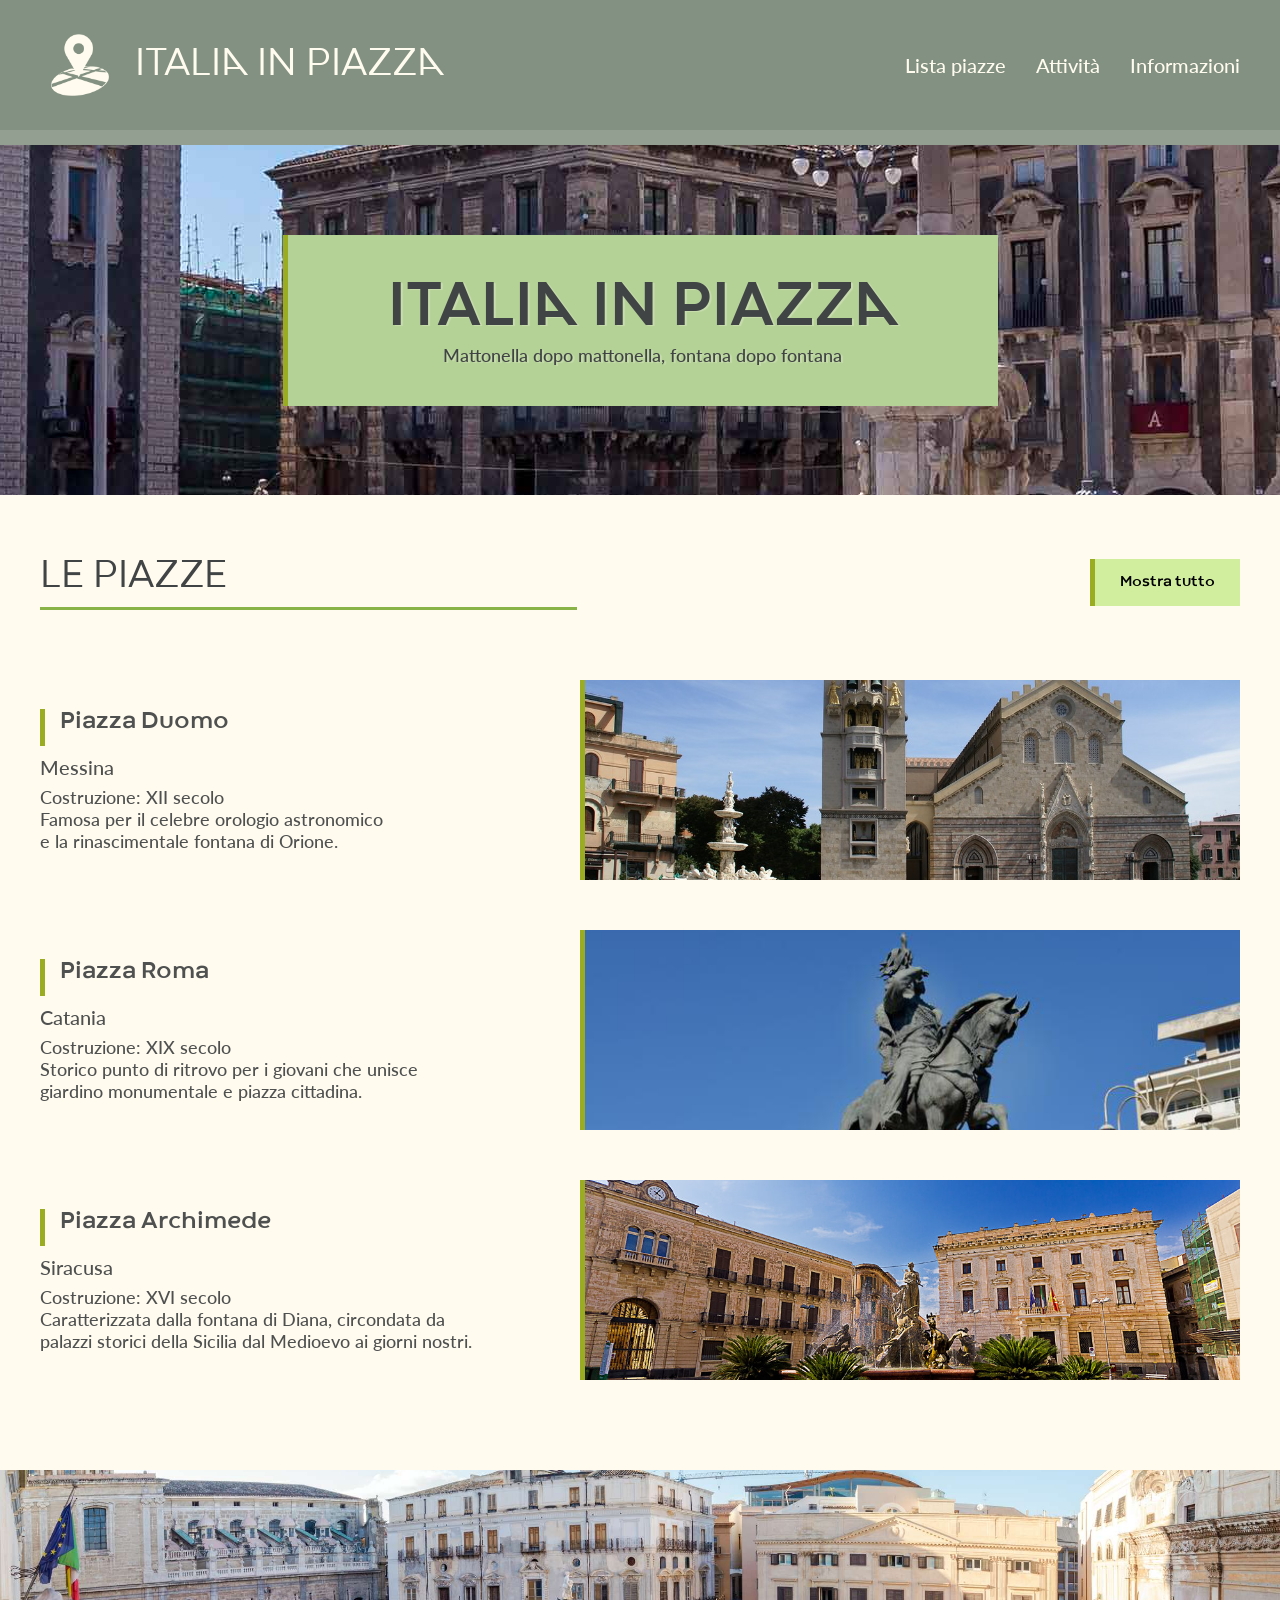
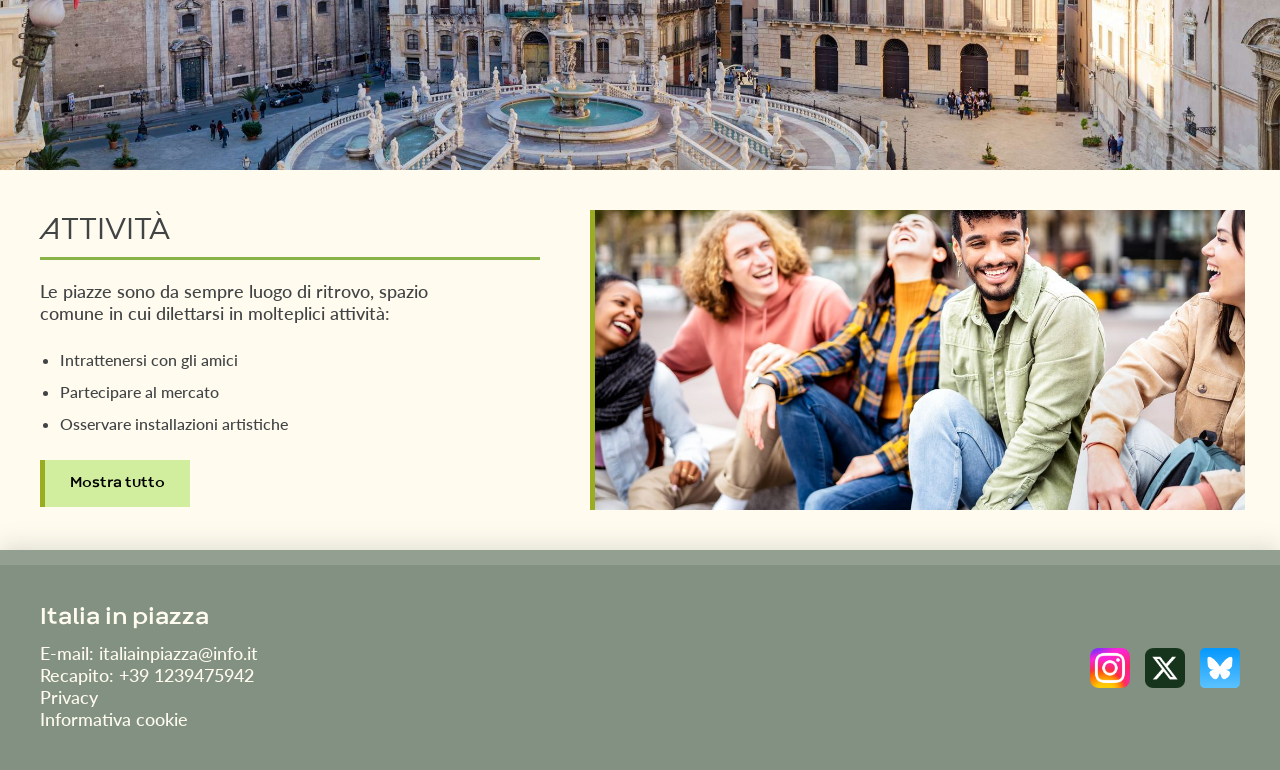
<file: index.html>
<!DOCTYPE html>
<html lang="it">
<head>
  <meta charset="UTF-8">
  <meta name="viewport" content="width=device-width, initial-scale=1.0">
  <title>Italia in piazza</title>
  <link rel="stylesheet" href="css/style.css">
</head>

<body>

<header class="header">
  <div class="container header-content">
    <div class="logo" onclick="window.open('index.html','_self')">
      <img class="logo-img" src="img/logo.png" alt="logo">
      <h2>Italia in piazza</h2>
    </div>
    <nav class="nav">
      <a href="listaPiazze.html">Lista piazze</a>
      <a href="attivita.html">Attività</a>
      <a href="informazioni.html">Informazioni</a>
    </nav>
  </div>
</header>

<section class="hero" style="background: url('./img/generali/PzzCT.jpg') center">
  <div class="hero-overlay">
    <h1>Italia in piazza</h1>
    <h4>Mattonella dopo mattonella, fontana dopo fontana</h4>
  </div>
</section>

<section class="container">
  <div class="section-header">
    <h2>Le Piazze</h2>
    <button onclick="window.open('listaPiazze.html','_self')" class="btn">Mostra tutto</button>
  </div>

  <div id="myModal" class="modal">
    <div class="modal-content">
      <span class="close">&times;</span>
      <img id="imgMostra" src="img/PzzArchimedeSR/archimede_1.jpg" alt="">
    </div>
  </div>

  <div class="piazza">
    <div class="piazza-text">
      <h3 onclick="window.open('piazza1.html','_self')">Piazza Duomo</h3>
      <h4 class="city">Messina</h4>
      <h4>Costruzione: XII secolo</h4>
      <h4>Famosa per il celebre orologio astronomico e la rinascimentale fontana di Orione.</h4>
    </div>
    <div class="piazza-img">
      <img class="imgMod" style="object-position: 0 85%" src="img/PzzDuomoME/duomo_1.jpg" alt="duomo_1">
    </div>
  </div>

  <div class="piazza">
    <div class="piazza-text">
      <h3 onclick="window.open('piazza2.html','_self')">Piazza Roma</h3>
      <h4 class="city">Catania</h4>
      <h4>Costruzione: XIX secolo</h4>
      <h4>Storico punto di ritrovo per i giovani che unisce giardino monumentale e piazza cittadina.</h4>
    </div>
    <div class="piazza-img">
      <img class="imgMod" style="object-position: 0 20%" src="img/PzzRomaCT/roma_1.jpg" alt="roma_1">
    </div>
  </div>

  <div class="piazza">
    <div class="piazza-text">
      <h3 onclick="window.open('piazza3.html','_self')">Piazza Archimede</h3>
      <h4 class="city">Siracusa</h4>
      <h4>Costruzione: XVI secolo</h4>
      <h4>Caratterizzata dalla fontana di Diana, circondata da palazzi storici della Sicilia dal Medioevo ai giorni nostri.</h4>
    </div>
    <div class="piazza-img">
      <img class="imgMod" style="object-position: 0 45%" src="img/PzzArchimedeSR/archimede_2.jpg" alt="archimede_2">
    </div>
  </div>

</section>

<section class="banner">
  <img src="img/generali/PzzPA.jpg" alt="">
</section>

<section class="attivita container">
  <div class="attivita-text">
    <h2>Attività</h2>
    <h4>Le piazze sono da sempre luogo di ritrovo, spazio comune in cui dilettarsi in molteplici attività:</h4>
    <ul>
      <li>Intrattenersi con gli amici</li>
      <li>Partecipare al mercato</li>
      <li>Osservare installazioni artistiche</li>
    </ul>
    <button onclick="window.open('attivita.html','_self')" class="btn">Mostra tutto</button>
  </div>
  <div class="attivita-img">
    <img class="imgMod" src="img/generali/Att1.jpg" alt="">
  </div>
</section>

<footer class="footer">
  <div class="container footer-content">
    <div class="footer-info">
      <h3>Italia in piazza</h3>
      <h4>E-mail: italiainpiazza@info.it</h4>
      <h4>Recapito: +39 1239475942</h4>
      <h4>Privacy</h4>
      <h4>Informativa cookie</h4>
    </div>
    <div class="footer-social">
      <div class="social">
        <img onclick="window.open('https://www.instagram.com/')" src="img/icona 1.png"/>
      </div>
      <div class="social">
        <img onclick="window.open('https://x.com/')" src="img/icona 2.png"/>
      </div>
      <div class="social">
        <img onclick="window.open('https://bsky.app/')" src="img/icona 3.png" height="1096" width="1103"/>
      </div>
    </div>
  </div>
</footer>

<script>
  var modal = document.getElementById("myModal");

  var imgs = document.getElementsByClassName("imgMod");

  var span = document.getElementsByClassName("close")[0];

  for (var i = 0; i < imgs.length; i++) {
    var vetImg = imgs[i];
    vetImg.onclick = function() {
      modal.style.display = "block";
      document.getElementById("imgMostra").src = this.src;
    }
  }

  span.onclick = function() {
    modal.style.display = "none";
  }

  window.onclick = function(event) {
    if (event.target == modal) {
      modal.style.display = "none";
    }
  }
</script>

</body>
</html>
</file>
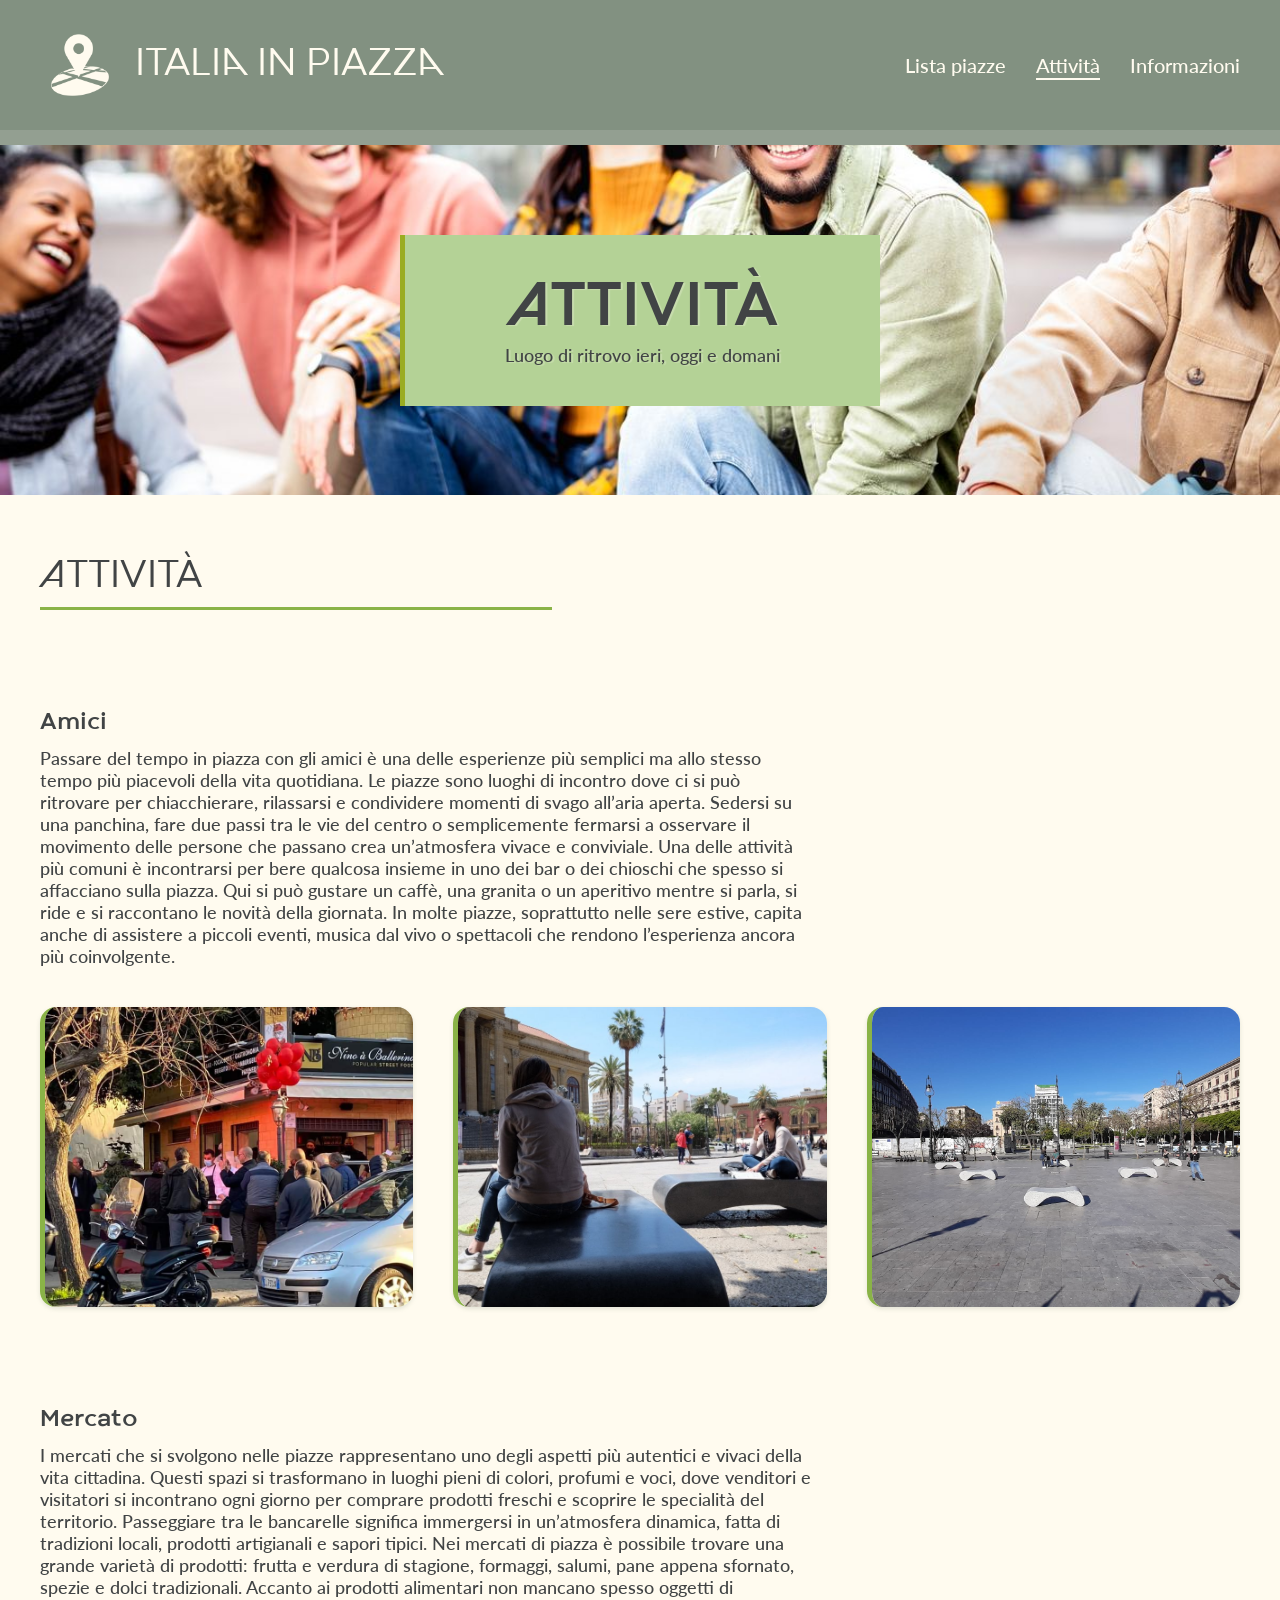
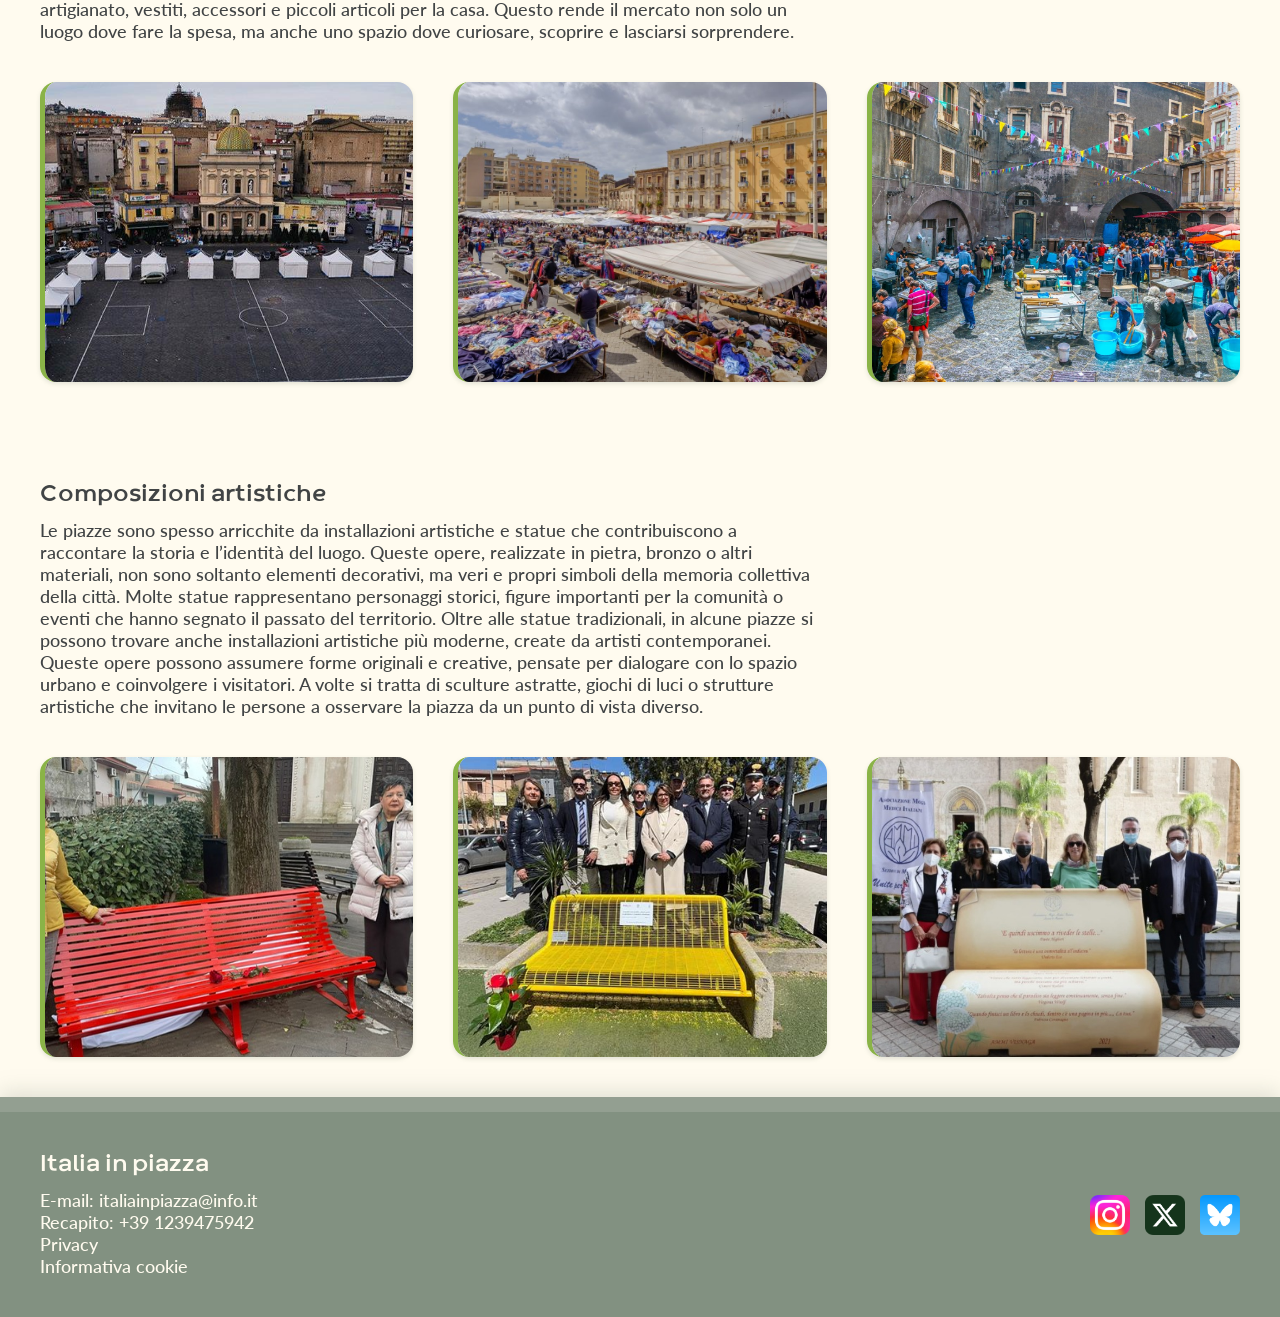
<file: attivita.html>
<!DOCTYPE html>
<html lang="it">
<head>
  <meta charset="UTF-8">
  <meta name="viewport" content="width=device-width, initial-scale=1.0">
  <title>Italia in piazza</title>
  <link rel="stylesheet" href="css/style.css">
</head>

<body>

<header class="header">
  <div class="container header-content">
    <div class="logo" onclick="window.open('index.html','_self')">
      <img class="logo-img" src="img/logo.png" alt="logo">
      <h2>Italia in piazza</h2>
    </div>
    <nav class="nav">
      <a href="listaPiazze.html">Lista piazze</a>
      <a id="selezionato"  href="attivita.html">Attività</a>
      <a href="informazioni.html">Informazioni</a>
    </nav>
  </div>
</header>

<section class="hero" style="background: url('./img/generali/Att1.jpg') center/cover">
  <div class="hero-overlay">
    <h1>Attività</h1>
    <h4>Luogo di ritrovo ieri, oggi e domani</h4>
  </div>
</section>

<section class="container">

  <div class="section-header">
    <h2>Attività</h2>
  </div>

  <div id="myModal" class="modal">
    <div class="modal-content">
      <span class="close">&times;</span>
      <img id="imgMostra" src="img/PzzArchimedeSR/archimede_1.jpg" alt="">
    </div>
  </div>

  <div class="bloccoAtt">
    <h3>Amici</h3>
    <div class="colonne">
      <h4>
        Passare del tempo in piazza con gli amici è una delle esperienze più semplici ma allo
        stesso tempo più piacevoli della vita quotidiana. Le piazze sono luoghi di incontro dove
        ci si può ritrovare per chiacchierare, rilassarsi e condividere momenti di svago all’aria aperta.
        Sedersi su una panchina, fare due passi tra le vie del centro o semplicemente fermarsi a osservare il
        movimento delle persone che passano crea un’atmosfera vivace e conviviale.
        Una delle attività più comuni è incontrarsi per bere qualcosa insieme in uno dei bar o dei
        chioschi che spesso si affacciano sulla piazza. Qui si può gustare un caffè, una granita o
        un aperitivo mentre si parla, si ride e si raccontano le novità della giornata.
        In molte piazze, soprattutto nelle sere estive, capita anche di assistere a piccoli eventi, musica
        dal vivo o spettacoli che rendono l’esperienza ancora più coinvolgente.
      </h4>
    </div>
    <div class="cards">
      <div class="card">
        <img class="imgMod" src="img/att/amici_1.jpg" alt="piazza">
      </div>

      <div class="card">
        <img class="imgMod" src="img/att/amici_2.jpg" alt="piazza">
      </div>

      <div class="card">
        <img class="imgMod" src="img/att/amici_3.jpg" alt="piazza">
      </div>
    </div>
  </div>

  <div class="bloccoAtt">
    <h3>Mercato</h3>
    <div class="colonne">
      <h4>
        I mercati che si svolgono nelle piazze rappresentano uno degli aspetti più autentici
        e vivaci della vita cittadina. Questi spazi si trasformano in luoghi pieni di colori,
        profumi e voci, dove venditori e visitatori si incontrano ogni giorno per comprare
        prodotti freschi e scoprire le specialità del territorio. Passeggiare tra le
        bancarelle significa immergersi in un’atmosfera dinamica, fatta di tradizioni
        locali, prodotti artigianali e sapori tipici.
        Nei mercati di piazza è possibile trovare una grande varietà di prodotti: frutta
        e verdura di stagione, formaggi, salumi, pane appena sfornato, spezie e dolci
        tradizionali. Accanto ai prodotti alimentari non mancano spesso oggetti di
        artigianato, vestiti, accessori e piccoli articoli per la casa. Questo rende
        il mercato non solo un luogo dove fare la spesa, ma anche uno spazio dove curiosare,
        scoprire e lasciarsi sorprendere.
      </h4>
    </div>
    <div class="cards">
      <div class="card">
        <img class="imgMod" src="img/att/Mercato_1.jpg" alt="piazza">
      </div>

      <div class="card">
        <img class="imgMod" src="img/att/Mercato_2.jpg" alt="piazza">
      </div>

      <div class="card">
        <img class="imgMod" src="img/att/Mercato_3.jpg" alt="piazza">
      </div>

    </div>
  </div>

  <div>
    <h3>Composizioni artistiche</h3>
    <div class="colonne">
      <h4>
        Le piazze sono spesso arricchite da installazioni artistiche e statue che
        contribuiscono a raccontare la storia e l’identità del luogo. Queste opere,
        realizzate in pietra, bronzo o altri materiali, non sono soltanto elementi
        decorativi, ma veri e propri simboli della memoria collettiva della città.
        Molte statue rappresentano personaggi storici, figure importanti per la comunità
        o eventi che hanno segnato il passato del territorio.
        Oltre alle statue tradizionali, in alcune piazze si possono trovare anche
        installazioni artistiche più moderne, create da artisti contemporanei. Queste
        opere possono assumere forme originali e creative, pensate per dialogare con
        lo spazio urbano e coinvolgere i visitatori. A volte si tratta di sculture
        astratte, giochi di luci o strutture artistiche che invitano le persone a
        osservare la piazza da un punto di vista diverso.
      </h4>
    </div>
    <div class="cards">
      <div class="card">
        <img class="imgMod" src="img/att/arte_1.jpg" alt="piazza">
      </div>

      <div class="card">
        <img class="imgMod" src="img/att/arte_2.jpg" alt="piazza">
      </div>

      <div class="card">
        <img class="imgMod" src="img/att/arte_3.jpg" alt="piazza">
      </div>

    </div>
  </div>

</section>


<footer class="footer">
  <div class="container footer-content">
    <div class="footer-info">
      <h3>Italia in piazza</h3>
      <h4>E-mail: italiainpiazza@info.it</h4>
      <h4>Recapito: +39 1239475942</h4>
      <h4>Privacy</h4>
      <h4>Informativa cookie</h4>
    </div>
    <div class="footer-social">
      <div class="social">
        <img onclick="window.open('https://www.instagram.com/')" src="img/icona 1.png"/>
      </div>
      <div class="social">
        <img onclick="window.open('https://x.com/')" src="img/icona 2.png"/>
      </div>
      <div class="social">
        <img onclick="window.open('https://bsky.app/')" src="img/icona 3.png" height="1096" width="1103"/>
      </div>
    </div>
  </div>
</footer>

<script>
  var modal = document.getElementById("myModal");

  var imgs = document.getElementsByClassName("imgMod");

  var span = document.getElementsByClassName("close")[0];

  for (var i = 0; i < imgs.length; i++) {
    var vetImg = imgs[i];
    vetImg.onclick = function() {
      modal.style.display = "block";
      document.getElementById("imgMostra").src = this.src;
    }
  }

  span.onclick = function() {
    modal.style.display = "none";
  }

  window.onclick = function(event) {
    if (event.target == modal) {
      modal.style.display = "none";
    }
  }
</script>


</body>
</html>
</file>
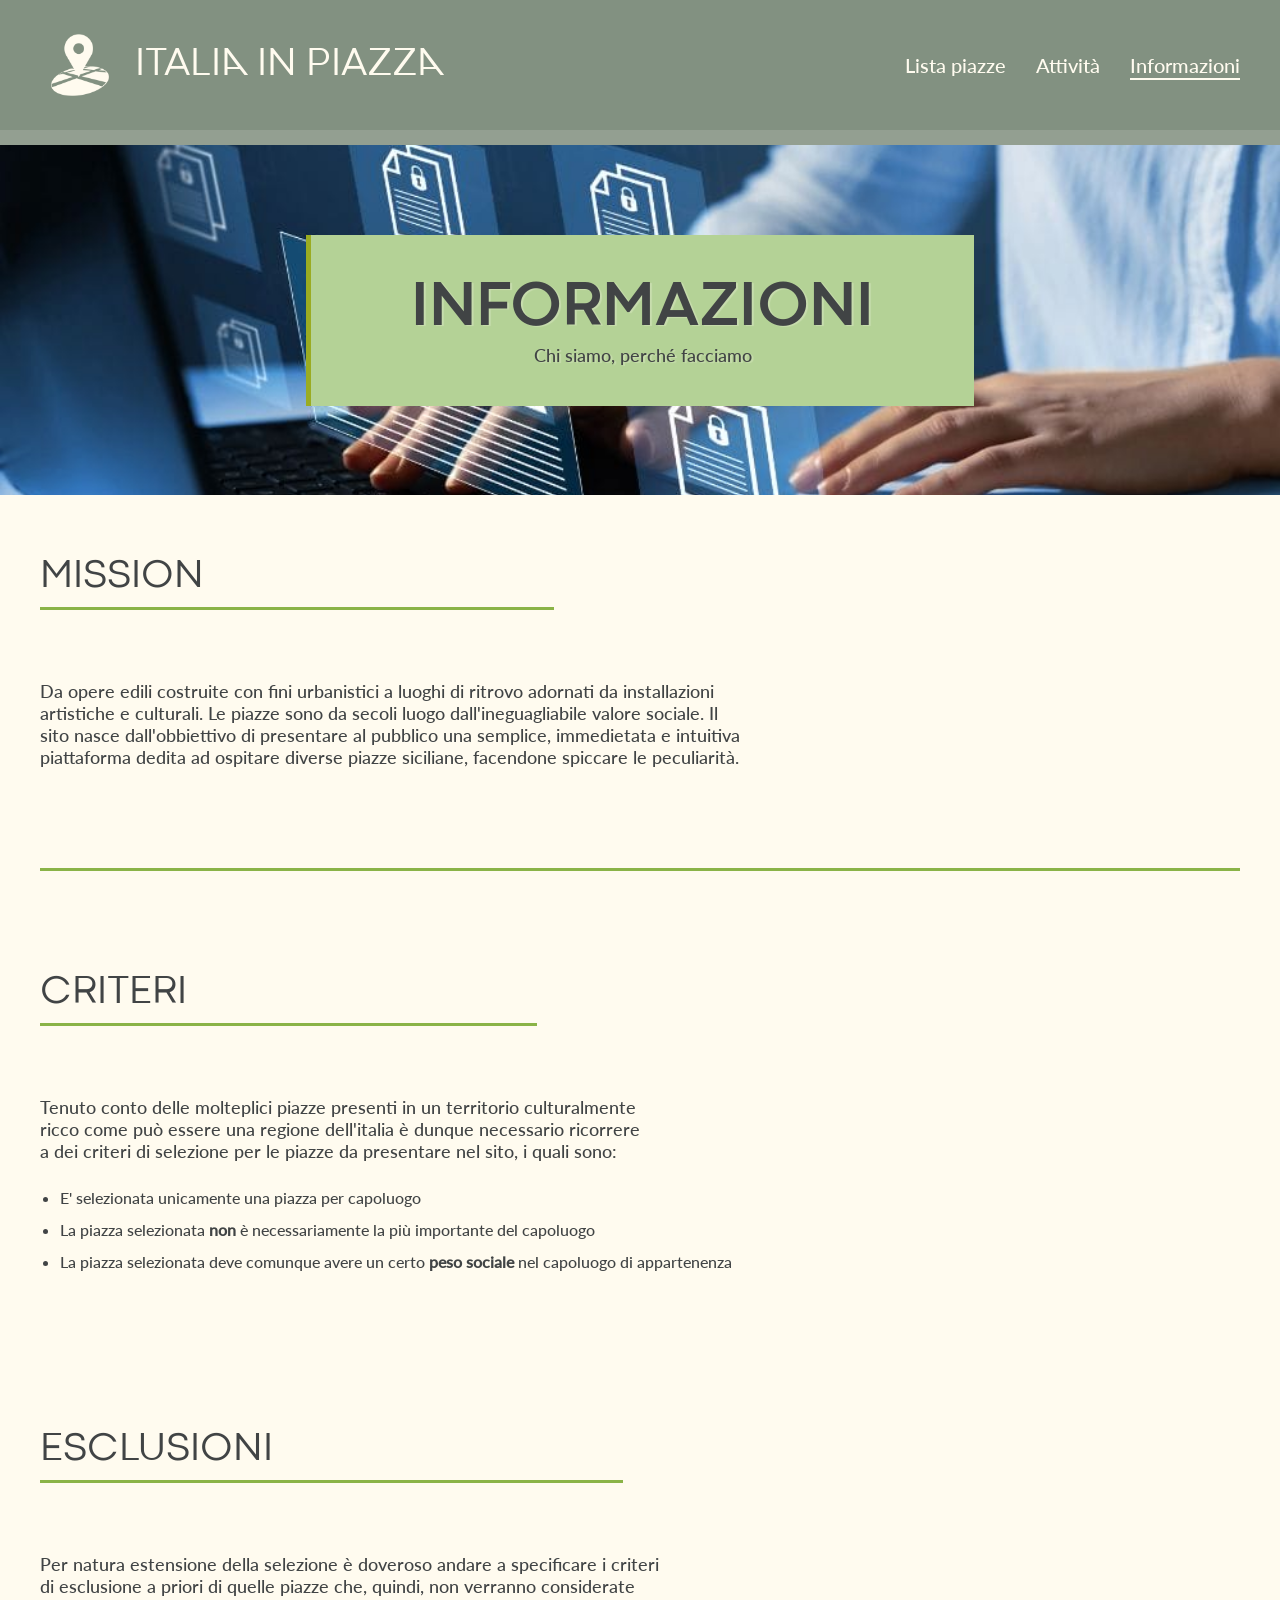
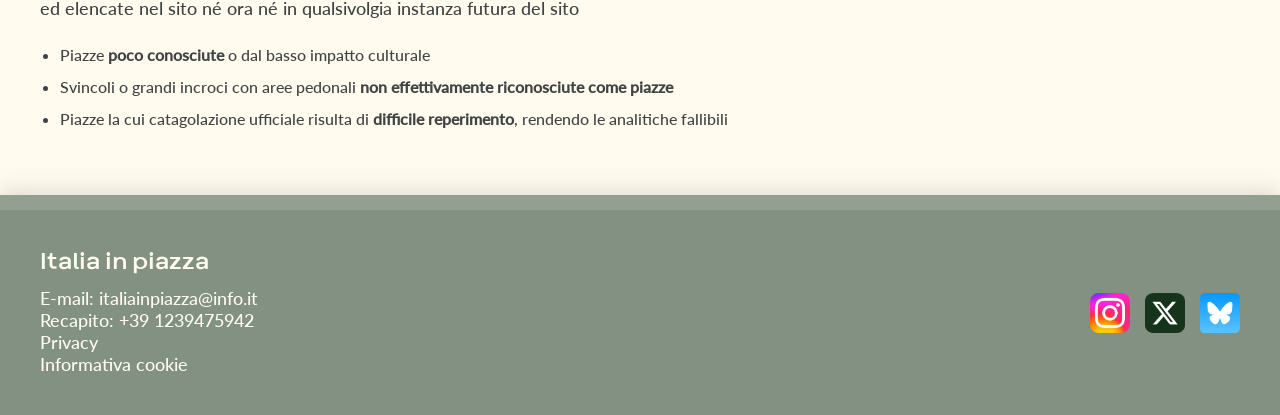
<file: informazioni.html>
<!DOCTYPE html>
<html lang="it">
<head>
  <meta charset="UTF-8">
  <meta name="viewport" content="width=device-width, initial-scale=1.0">
  <title>Italia in piazza</title>
  <link rel="stylesheet" href="css/style.css">
</head>

<header class="header">
  <div class="container header-content">
    <div class="logo" onclick="window.open('index.html','_self')">
      <img class="logo-img" src="img/logo.png" alt="logo">
      <h2>Italia in piazza</h2>
    </div>
    <nav class="nav">
      <a href="listaPiazze.html">Lista piazze</a>
      <a href="attivita.html">Attività</a>
      <a id="selezionato"  href="informazioni.html">Informazioni</a>
    </nav>
  </div>
</header>

<section class="hero" style="background: url('./img/generali/informazioni.jpg') center/cover">
  <div class="hero-overlay">
    <h1>Informazioni</h1>
    <h4>Chi siamo, perché facciamo</h4>
  </div>
</section>

<section class="container">
  <div class="section-header">
    <h2>Mission</h2>
   </div>

  <div class="colonne">
    <h4>
      Da opere edili costruite con fini urbanistici a luoghi di ritrovo
      adornati da installazioni artistiche e culturali. Le piazze sono da
      secoli luogo dall'ineguagliabile valore sociale.

      Il sito nasce dall'obbiettivo di presentare al pubblico
      una semplice, immedietata e intuitiva piattaforma dedita ad ospitare
      diverse piazze siciliane, facendone spiccare le peculiarità.
    </h4>
  </div>

  <div class="linea"></div>

  <div class="section-header">
    <h2>Criteri</h2>
  </div>
  <div class="attivita-text" style="max-width: 800px">
    <h4>
      Tenuto conto delle molteplici piazze presenti in un territorio culturalmente ricco come
      può essere una regione dell'italia è dunque necessario ricorrere a dei criteri di selezione
      per le piazze da presentare nel sito, i quali sono:
    </h4>
    <ul>
      <li>E' selezionata unicamente una piazza per capoluogo</li>
      <li>La piazza selezionata <b>non</b> è necessariamente la più importante del capoluogo</li>
      <li>La piazza selezionata deve comunque avere un certo <b>peso sociale</b> nel capoluogo di appartenenza</li>
    </ul>
  </div>

  <div class="section-header" style="margin-top: 150px">
    <h2>Esclusioni</h2>
  </div>
  <div class="attivita-text" style="max-width: 800px">
    <h4>
      Per natura estensione della selezione è doveroso andare a specificare i criteri di esclusione a priori
      di quelle piazze che, quindi, non verranno considerate ed elencate nel sito né ora né in qualsivolgia
      instanza futura del sito
    </h4>
    <ul>
      <li>Piazze <b>poco conosciute</b> o dal basso impatto culturale</li>
      <li>Svincoli o grandi incroci con aree pedonali <b>non effettivamente riconosciute come piazze</b></li>
      <li>Piazze la cui catagolazione ufficiale risulta di <b>difficile reperimento</b>, rendendo le analitiche fallibili</li>
    </ul>
  </div>

</section>

<footer class="footer">
  <div class="container footer-content">
    <div class="footer-info">
      <h3>Italia in piazza</h3>
      <h4>E-mail: italiainpiazza@info.it</h4>
      <h4>Recapito: +39 1239475942</h4>
      <h4>Privacy</h4>
      <h4>Informativa cookie</h4>
    </div>
    <div class="footer-social">
      <div class="social">
        <img onclick="window.open('https://www.instagram.com/')" src="img/icona 1.png"/>
      </div>
      <div class="social">
        <img onclick="window.open('https://x.com/')" src="img/icona 2.png"/>
      </div>
      <div class="social">
        <img onclick="window.open('https://bsky.app/')" src="img/icona 3.png" height="1096" width="1103"/>
      </div>
    </div>
  </div>
</footer>

</html>
</file>
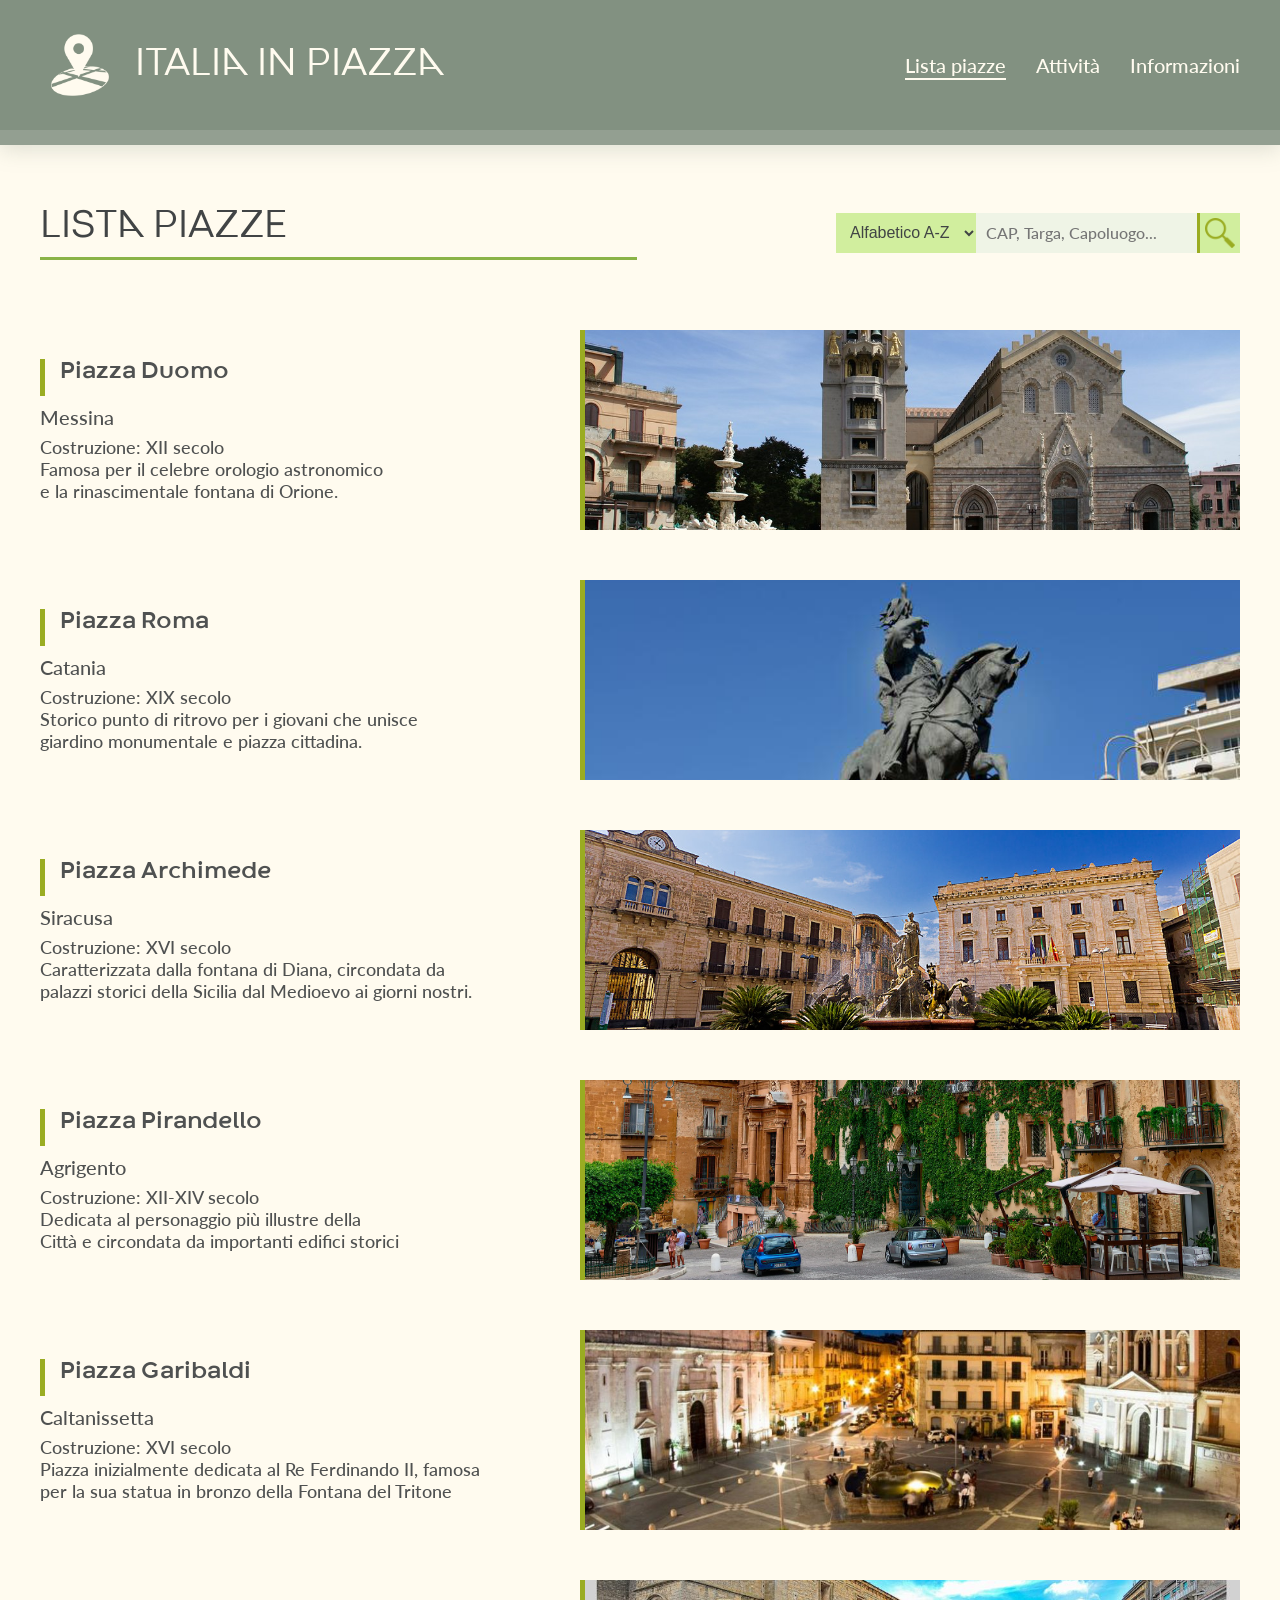
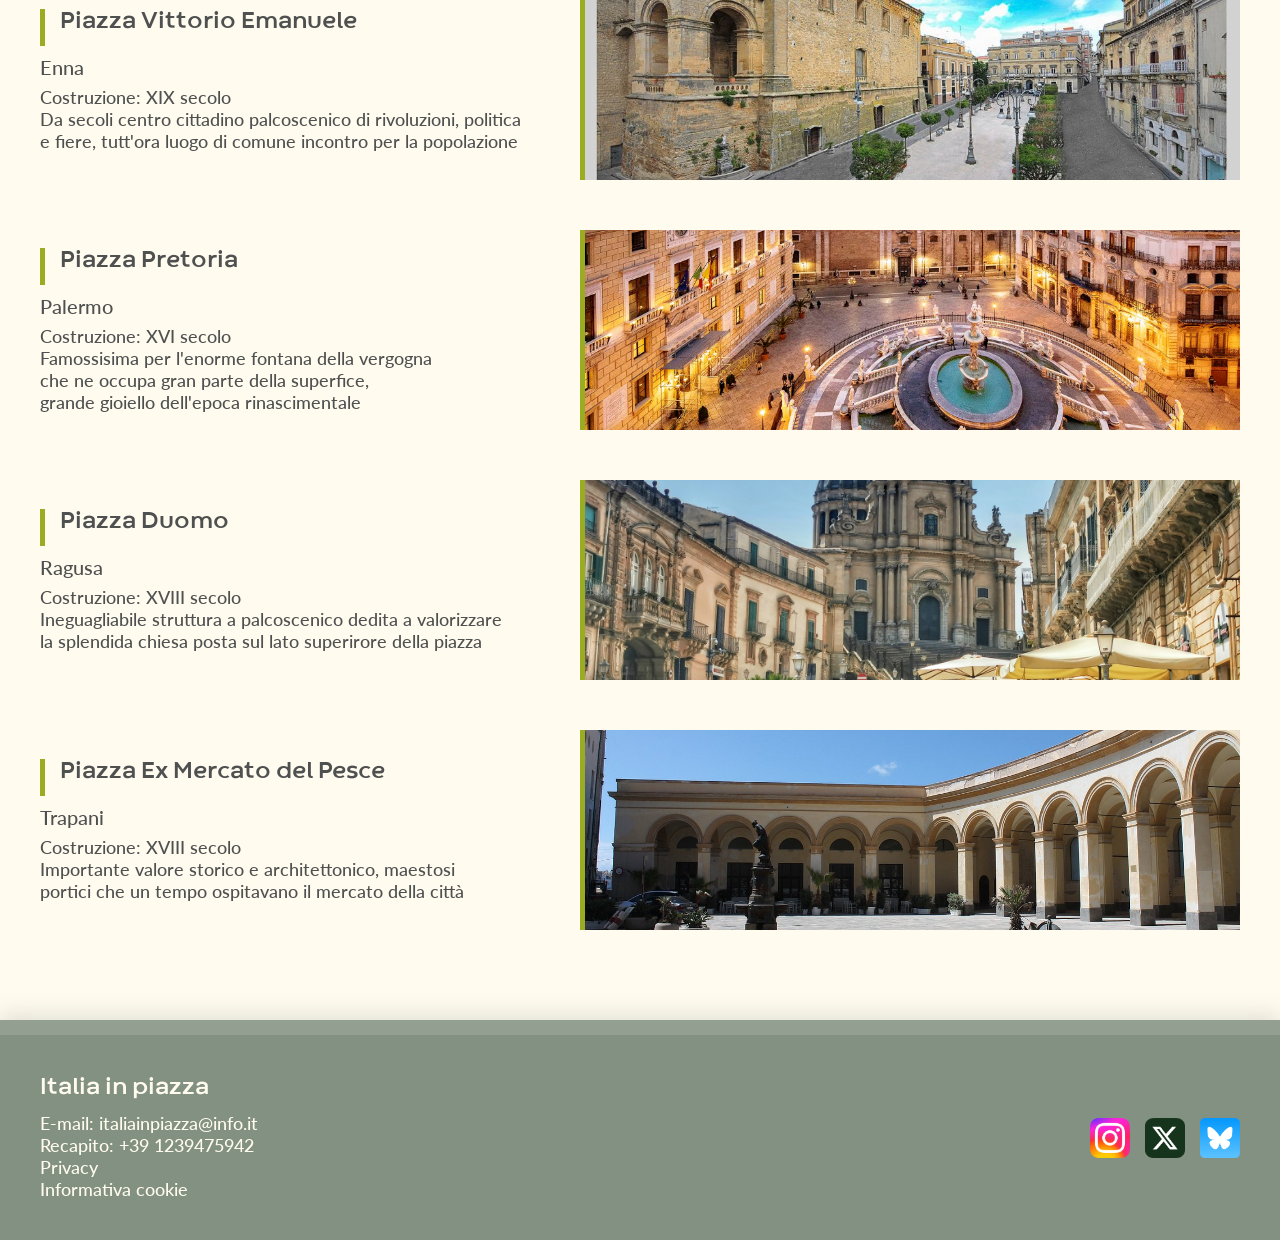
<file: listaPiazze.html>
<!DOCTYPE html>
<html lang="it">
<head>
  <meta charset="UTF-8">
  <meta name="viewport" content="width=device-width, initial-scale=1.0">
  <title>Italia in piazza</title>
  <link rel="stylesheet" href="css/style.css">
</head>

<body>

<header class="header">
  <div class="container header-content">
    <div class="logo" onclick="window.open('index.html','_self')">
      <img class="logo-img" src="img/logo.png" alt="logo">
      <h2>Italia in piazza</h2>
    </div>
    <nav class="nav">
      <a id="selezionato" href="listaPiazze.html">Lista piazze</a>
      <a href="attivita.html">Attività</a>
      <a href="informazioni.html">Informazioni</a>
    </nav>
  </div>
</header>

<section class="container">
  <div class="section-header">
    <h2>Lista Piazze</h2>
    <div class="search-container">
      <form action="/action_page.php">
        <select>
          <option value="Alfabetico A-Z">Alfabetico A-Z</option>
          <option value="Alfabetico Z-A">Alfabetico Z-A</option>
          <option value="Metratura">Metratura</option>
        </select>
        <input type="text" placeholder="CAP, Targa, Capoluogo..." name="search">
        <button type="submit">
          <img src="img/Lente.png" alt="">
        </button>
      </form>
    </div>
  </div>

  <div id="myModal" class="modal">
    <div class="modal-content">
      <span class="close">&times;</span>
      <img id="imgMostra" src="img/PzzArchimedeSR/archimede_1.jpg" alt="">
    </div>
  </div>

  <div class="piazza">
    <div class="piazza-text">
      <h3 onclick="window.open('piazza1.html','_self')">Piazza Duomo</h3>
      <h4 class="city">Messina</h4>
      <h4>Costruzione: XII secolo</h4>
      <h4>Famosa per il celebre orologio astronomico e la rinascimentale fontana di Orione.</h4>
    </div>
    <div class="piazza-img" onclick="window.open('piazza1.html','_self')">
      <img  style="object-position: 0 85%" src="img/listaPiazze/lstPzz5.jpg" alt="duomo_1">
    </div>
  </div>

  <div class="piazza">
    <div class="piazza-text">
      <h3 onclick="window.open('piazza2.html','_self')">Piazza Roma</h3>
      <h4 class="city">Catania</h4>
      <h4>Costruzione: XIX secolo</h4>
      <h4>Storico punto di ritrovo per i giovani che unisce giardino monumentale e piazza cittadina.</h4>
    </div>
    <div class="piazza-img" onclick="window.open('piazza2.html','_self')">
      <img  style="object-position: 0 20%" src="img/listaPiazze/lstPzz3.jpg" alt="roma_1">
    </div>
  </div>

  <div class="piazza">
    <div class="piazza-text">
      <h3 onclick="window.open('piazza3.html','_self')">Piazza Archimede</h3>
      <h4 class="city">Siracusa</h4>
      <h4>Costruzione: XVI secolo</h4>
      <h4>Caratterizzata dalla fontana di Diana, circondata da palazzi storici della Sicilia dal Medioevo ai giorni nostri.</h4>
    </div>
    <div class="piazza-img" onclick="window.open('piazza3.html','_self')">
      <img  style="object-position: 0 45%" src="img/listaPiazze/lstPzz8.jpg" alt="archimede_2">
    </div>
  </div>

  <div class="piazza">
    <div class="piazza-text">
      <h3 onclick="window.open('#','_self')">Piazza Pirandello</h3>
      <h4 class="city">Agrigento</h4>
      <h4>Costruzione: XII-XIV secolo</h4>
      <h4>Dedicata al personaggio più illustre della Città e circondata da importanti edifici storici</h4>
    </div>
    <div class="piazza-img">
      <img  style="object-position: 0 97%" src="img/listaPiazze/lstPzz1.jpg" alt="duomo_1">
    </div>
  </div>

  <div class="piazza">
    <div class="piazza-text">
      <h3 onclick="window.open('#','_self')">Piazza Garibaldi</h3>
      <h4 class="city">Caltanissetta</h4>
      <h4>Costruzione: XVI secolo</h4>
      <h4>Piazza inizialmente dedicata al Re Ferdinando II, famosa per la sua statua in bronzo della Fontana del Tritone</h4>
    </div>
    <div class="piazza-img">
      <img  style="object-position: 0 30%" src="img/listaPiazze/lstPzz2.jpg" alt="duomo_1">
    </div>
  </div>

  <div class="piazza">
    <div class="piazza-text">
      <h3 onclick="window.open('#','_self')">Piazza Vittorio Emanuele</h3>
      <h4 class="city">Enna</h4>
      <h4>Costruzione: XIX secolo </h4>
      <h4>Da secoli centro cittadino palcoscenico di rivoluzioni, politica e fiere, tutt'ora luogo di comune incontro per la popolazione</h4>
    </div>
    <div class="piazza-img">
      <img  style="object-position: 0 60%" src="img/listaPiazze/lstPzz4.jpg" alt="duomo_1">
    </div>
  </div>

  <div class="piazza">
    <div class="piazza-text">
      <h3 onclick="window.open('#','_self')">Piazza Pretoria</h3>
      <h4 class="city">Palermo</h4>
      <h4>Costruzione: XVI secolo </h4>
      <h4>Famossisima per l'enorme fontana della vergogna che ne occupa gran parte della superfice, grande gioiello dell'epoca rinascimentale</h4>
    </div>
    <div class="piazza-img">
      <img  style="object-position: 0 75%" src="img/listaPiazze/lstPzz6.jpg" alt="duomo_1">
    </div>
  </div>

  <div class="piazza">
    <div class="piazza-text">
      <h3 onclick="window.open('#','_self')">Piazza Duomo</h3>
      <h4 class="city">Ragusa</h4>
      <h4>Costruzione: XVIII secolo </h4>
      <h4>Ineguagliabile struttura a palcoscenico dedita a valorizzare la splendida chiesa posta sul lato superirore della piazza</h4>
    </div>
    <div class="piazza-img">
      <img  style="object-position: 0 50%" src="img/listaPiazze/lstPzz7.jpg" alt="duomo_1">
    </div>
  </div>

  <div class="piazza">
    <div class="piazza-text">
      <h3 onclick="window.open('#','_self')">Piazza Ex Mercato del Pesce</h3>
      <h4 class="city">Trapani</h4>
      <h4>Costruzione: XVIII secolo </h4>
      <h4>Importante valore storico e architettonico, maestosi portici che un tempo ospitavano il mercato della città</h4>
    </div>
    <div class="piazza-img">
      <img  style="object-position: 0 50%" src="img/listaPiazze/lstPzz9.jpg" alt="duomo_1">
    </div>
  </div>

</section>

<footer class="footer">
  <div class="container footer-content">
    <div class="footer-info">
      <h3>Italia in piazza</h3>
      <h4>E-mail: italiainpiazza@info.it</h4>
      <h4>Recapito: +39 1239475942</h4>
      <h4>Privacy</h4>
      <h4>Informativa cookie</h4>
    </div>
    <div class="footer-social">
      <div class="social">
        <img onclick="window.open('https://www.instagram.com/')" src="img/icona 1.png"/>
      </div>
      <div class="social">
        <img onclick="window.open('https://x.com/')" src="img/icona 2.png"/>
      </div>
      <div class="social">
        <img onclick="window.open('https://bsky.app/')" src="img/icona 3.png" height="1096" width="1103"/>
      </div>
    </div>
  </div>
</footer>

</body>
</html>
</file>
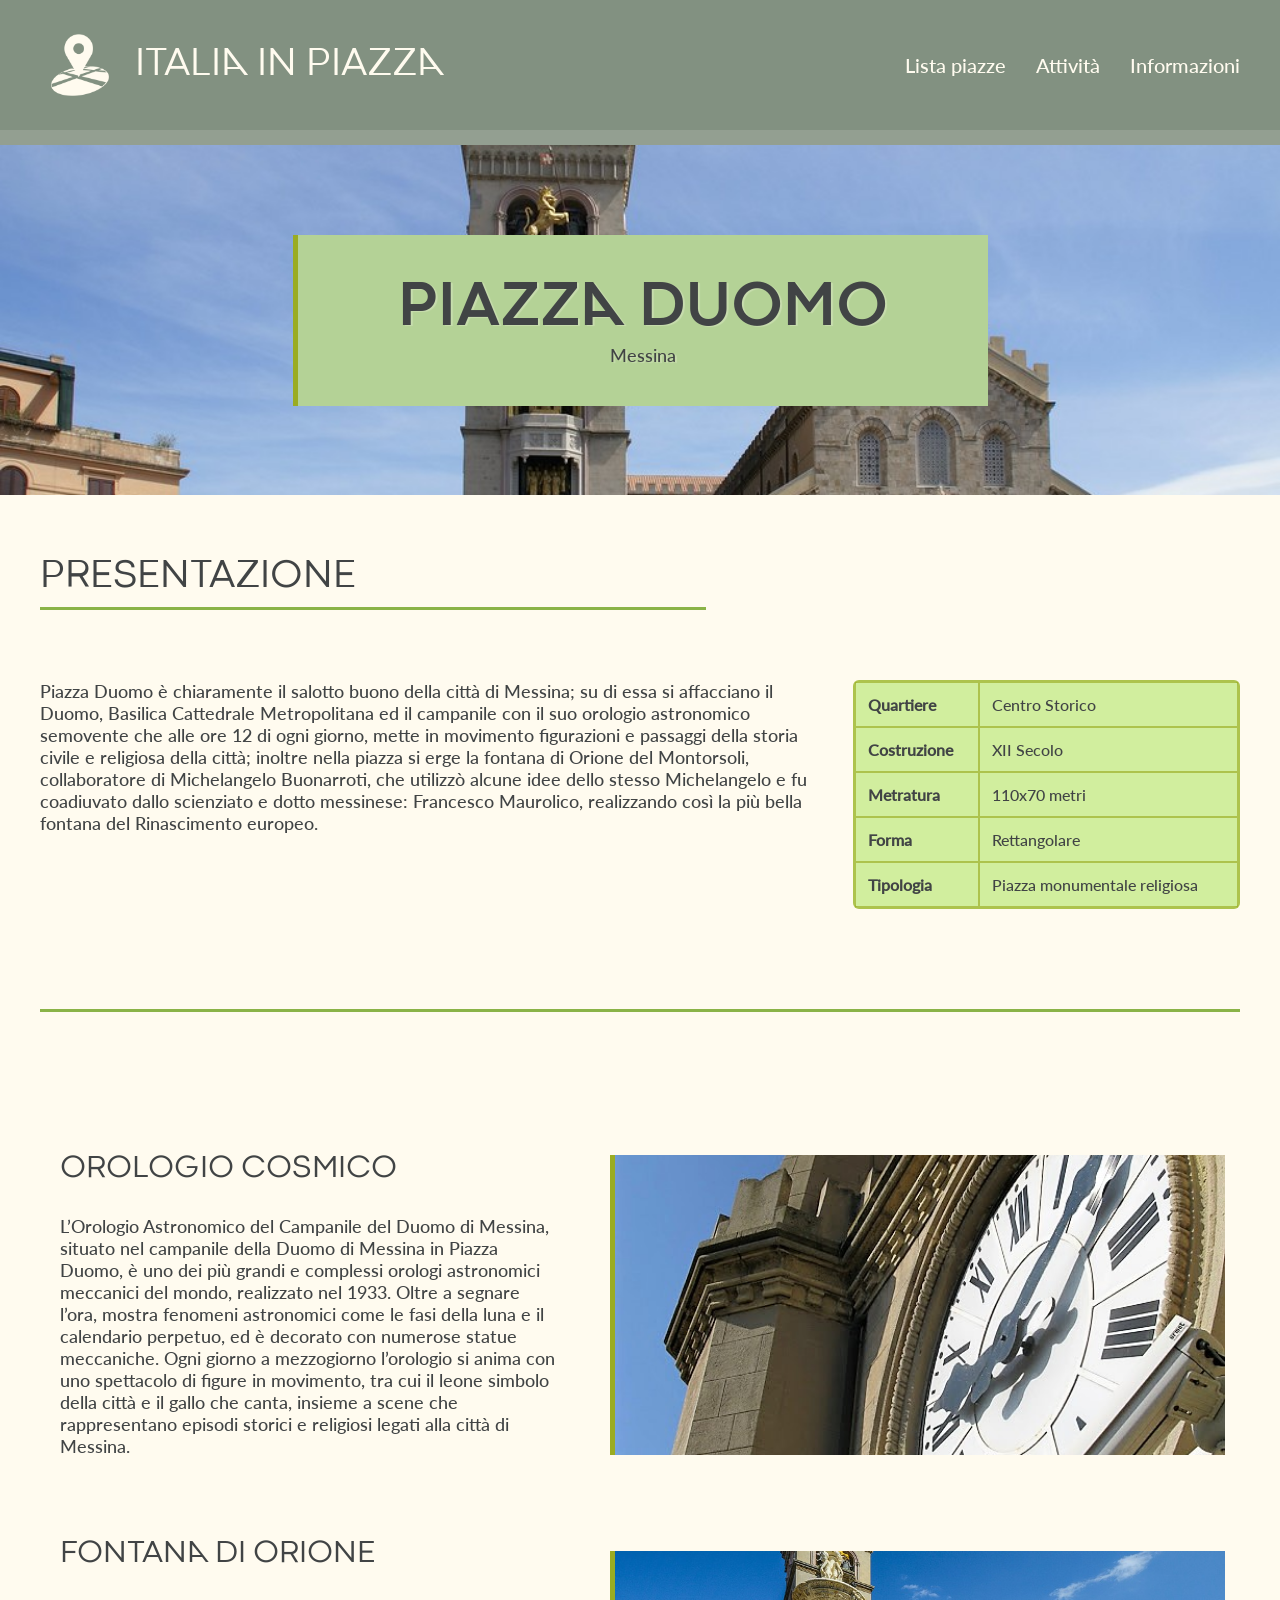
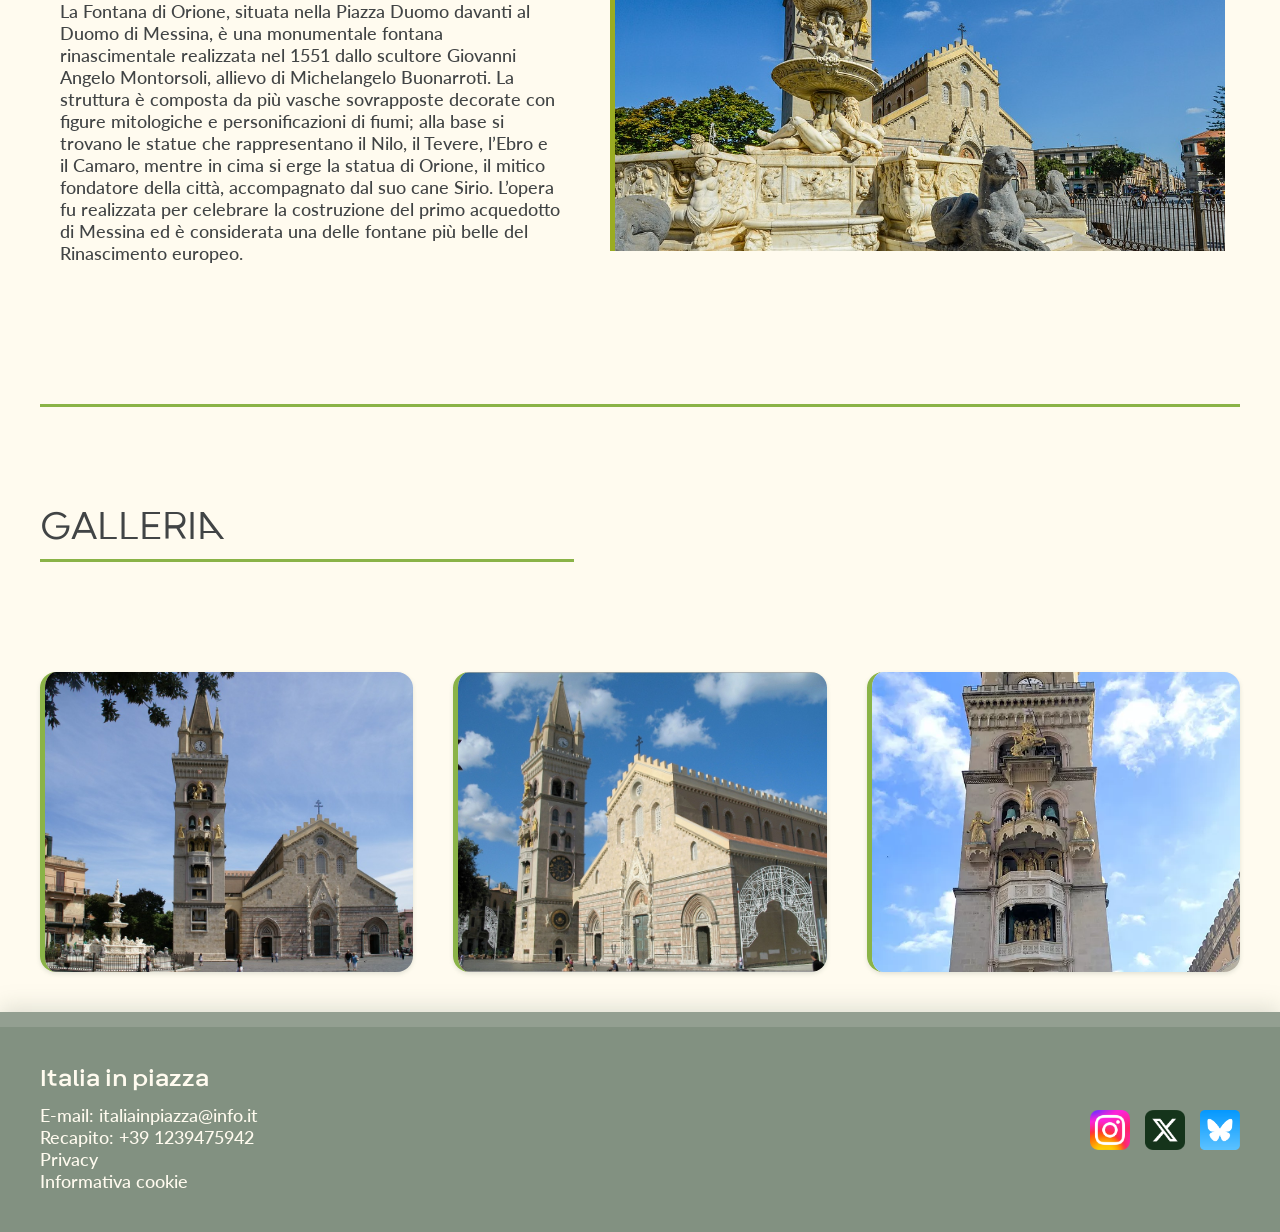
<file: piazza1.html>
<!DOCTYPE html>
<html lang="it">
<head>
  <meta charset="UTF-8">
  <meta name="viewport" content="width=device-width, initial-scale=1.0">
  <title>Italia in piazza</title>
  <link rel="stylesheet" href="css/style.css">
</head>

<body>

<header class="header">
  <div class="container header-content">
    <div class="logo" onclick="window.open('index.html','_self')">
      <img class="logo-img" src="img/logo.png" alt="logo">
      <h2>Italia in piazza</h2>
    </div>
    <nav class="nav">
      <a href="listaPiazze.html">Lista piazze</a>
      <a href="attivita.html">Attività</a>
      <a href="informazioni.html">Informazioni</a>
    </nav>
  </div>
</header>

<section class="hero" style="background: url('img/PzzDuomoME/duomo_1.jpg') center/cover">
  <div class="hero-overlay">
    <h1>Piazza Duomo</h1>
    <h4>Messina</h4>
  </div>
</section>

<section class="container">
  <div class="section-header">
    <h2> Presentazione</h2>
  </div>

  <div id="myModal" class="modal">
    <div class="modal-content">
      <span class="close">&times;</span>
      <img id="imgMostra" src="img/PzzArchimedeSR/archimede_1.jpg" alt="">
    </div>
  </div>


  <div class="colonne">
    <h4>
      Piazza Duomo è chiaramente il salotto buono della città di Messina; su di essa si affacciano il Duomo, Basilica Cattedrale Metropolitana ed il campanile con il suo orologio astronomico semovente che alle ore 12 di ogni giorno, mette in movimento figurazioni e passaggi della storia civile e religiosa della città; inoltre nella piazza si erge la fontana di Orione del Montorsoli, collaboratore di Michelangelo Buonarroti, che utilizzò alcune idee dello stesso Michelangelo e fu coadiuvato dallo scienziato e dotto messinese: Francesco Maurolico, realizzando così la più bella fontana del Rinascimento europeo.
    </h4>
    <table>
      <tr>
        <th>Quartiere</th>
        <td>Centro Storico</td>
      </tr>
      <tr>
        <th>Costruzione</th>
        <td>XII Secolo</td>
      </tr>
      <tr>
        <th>Metratura</th>
        <td>110x70 metri</td>
      </tr>
      <tr>
        <th>Forma</th>
        <td>Rettangolare</td>
      </tr>
      <tr>
        <th>Tipologia</th>
        <td>Piazza monumentale religiosa</td>
      </tr>
    </table>
  </div>


  <div class="linea"></div>

  <section class="attivita container">
    <div class="attivita-text">
      <h2 style="border: none">Orologio Cosmico</h2>
      <h4>L’Orologio Astronomico del Campanile del Duomo di Messina, situato nel
        campanile della Duomo di Messina in Piazza Duomo, è uno dei più grandi e
        complessi orologi astronomici meccanici del mondo, realizzato nel 1933.
        Oltre a segnare l’ora, mostra fenomeni astronomici come le fasi della luna
        e il calendario perpetuo, ed è decorato con numerose statue meccaniche. Ogni
        giorno a mezzogiorno l’orologio si anima con uno spettacolo di figure in movimento,
        tra cui il leone simbolo della città e il gallo che canta, insieme a scene che rappresentano episodi
        storici e religiosi legati alla città di Messina.
      </h4>
    </div>
    <div class="attivita-img">
      <img class="imgMod" src="img/PzzDuomoME/duomo_5.jpg" alt="">
    </div>
  </section>
  <section class="attivita container">
    <div class="attivita-text">
      <h2 style="border: none">Fontana di Orione</h2>
      <h4>La Fontana di Orione, situata nella Piazza Duomo davanti al Duomo di
        Messina, è una monumentale fontana rinascimentale realizzata nel 1551
        dallo scultore Giovanni Angelo Montorsoli, allievo di Michelangelo Buonarroti.
        La struttura è composta da più vasche sovrapposte decorate con figure mitologiche e
        personificazioni di fiumi; alla base si trovano le statue che rappresentano il Nilo,
        il Tevere, l’Ebro e il Camaro, mentre in cima si erge la statua di Orione, il mitico
        fondatore della città, accompagnato dal suo cane Sirio. L’opera fu realizzata per
        celebrare la costruzione del primo acquedotto di Messina ed è considerata una delle
        fontane più belle del Rinascimento europeo.
      </h4>
    </div>
    <div class="attivita-img">
      <img class="imgMod" src="img/PzzDuomoME/duomo_4.jpg" alt="">
    </div>
  </section>

  <div class="linea"></div>

  <div class="section-header">
    <h2>Galleria</h2>
  </div>
  <div class="cards">
    <div class="card">
      <img class="imgMod" src="img/PzzDuomoME/duomo_1.jpg" alt="piazza">
    </div>

    <div class="card">
      <img class="imgMod" src="img/PzzDuomoME/duomo_2.jpg" alt="piazza">
    </div>

    <div class="card">
      <img class="imgMod" src="img/PzzDuomoME/duomo_6.png" alt="piazza">
    </div>
  </div>
</section>

<footer class="footer">
  <div class="container footer-content">
    <div class="footer-info">
      <h3>Italia in piazza</h3>
      <h4>E-mail: italiainpiazza@info.it</h4>
      <h4>Recapito: +39 1239475942</h4>
      <h4>Privacy</h4>
      <h4>Informativa cookie</h4>
    </div>
    <div class="footer-social">
      <div class="social">
        <img onclick="window.open('https://www.instagram.com/')" src="img/icona 1.png"/>
      </div>
      <div class="social">
        <img onclick="window.open('https://x.com/')" src="img/icona 2.png"/>
      </div>
      <div class="social">
        <img onclick="window.open('https://bsky.app/')" src="img/icona 3.png" height="1096" width="1103"/>
      </div>
    </div>
  </div>
</footer>

<script>
  var modal = document.getElementById("myModal");

  var imgs = document.getElementsByClassName("imgMod");

  var span = document.getElementsByClassName("close")[0];

  for (var i = 0; i < imgs.length; i++) {
    var vetImg = imgs[i];
    vetImg.onclick = function() {
      modal.style.display = "block";
      document.getElementById("imgMostra").src = this.src;
    }
  }

  span.onclick = function() {
    modal.style.display = "none";
  }

  window.onclick = function(event) {
    if (event.target == modal) {
      modal.style.display = "none";
    }
  }
</script>

</body>
</html>
</file>
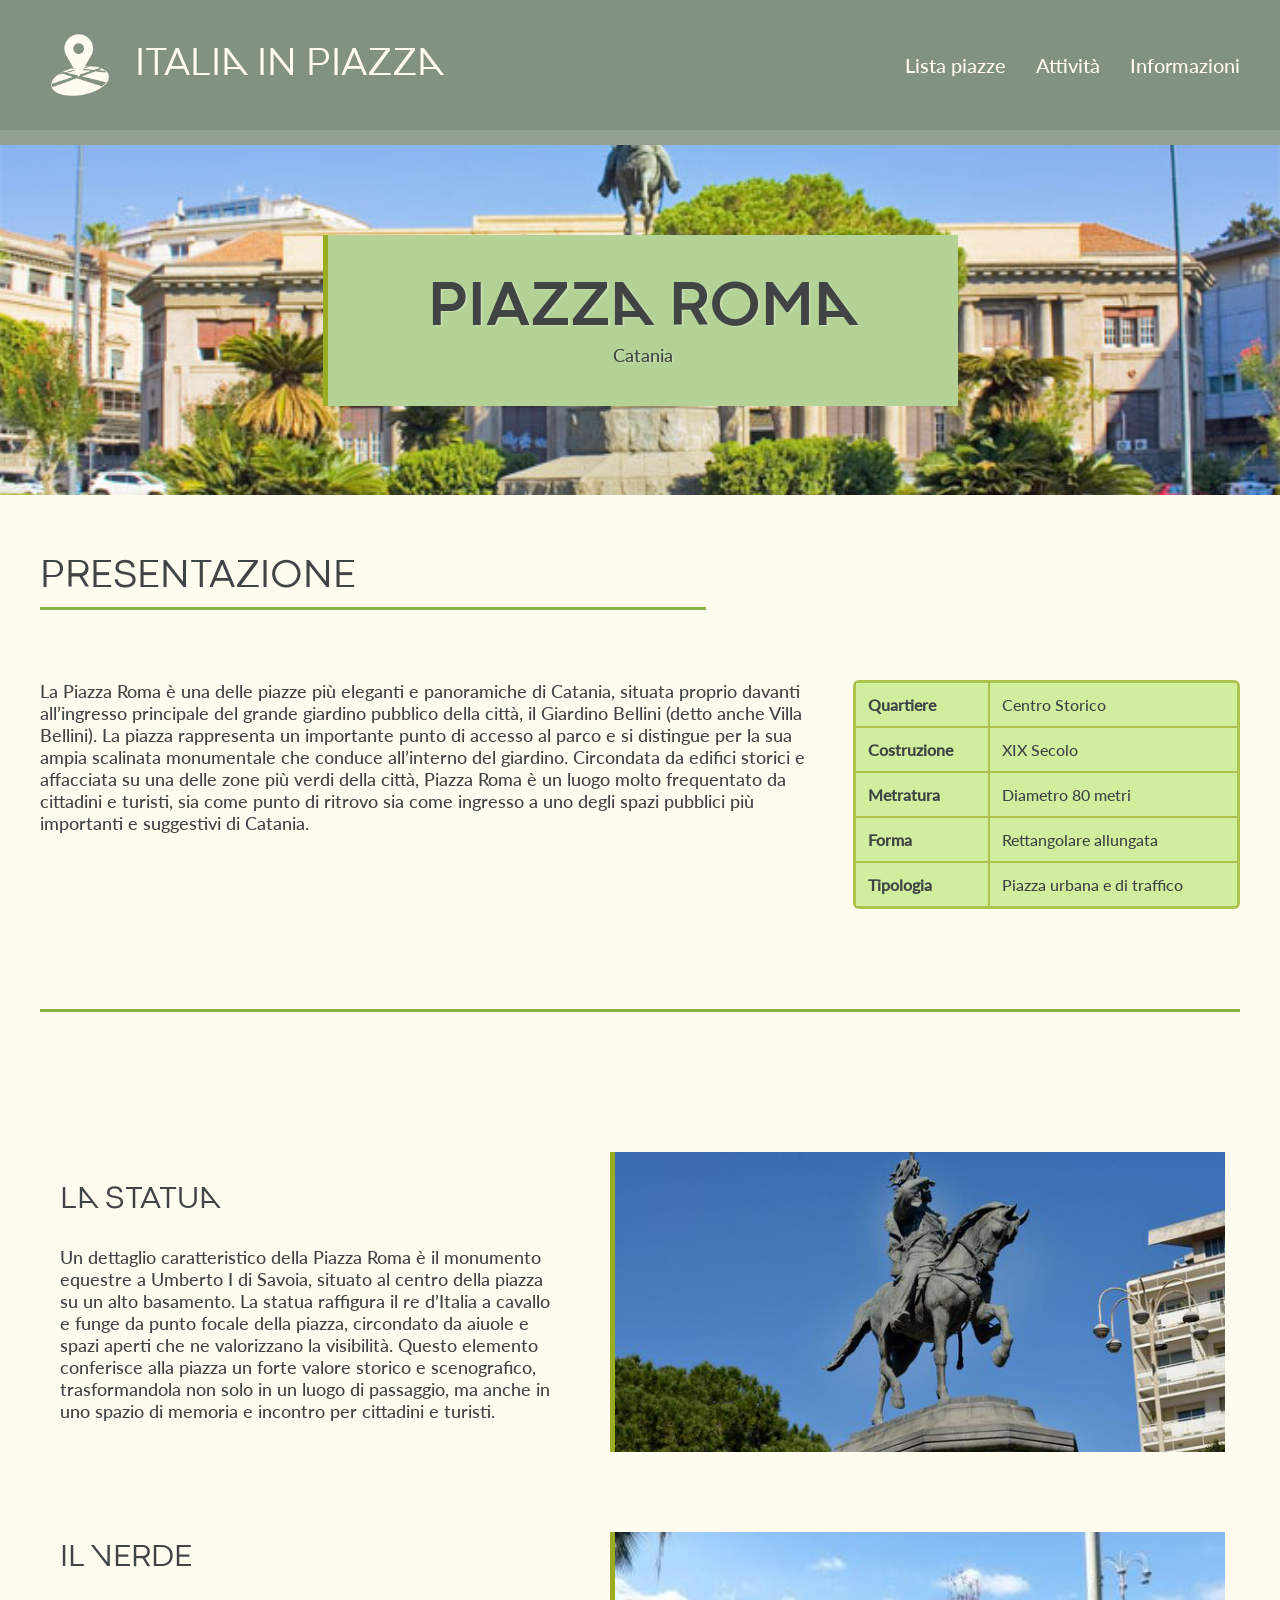
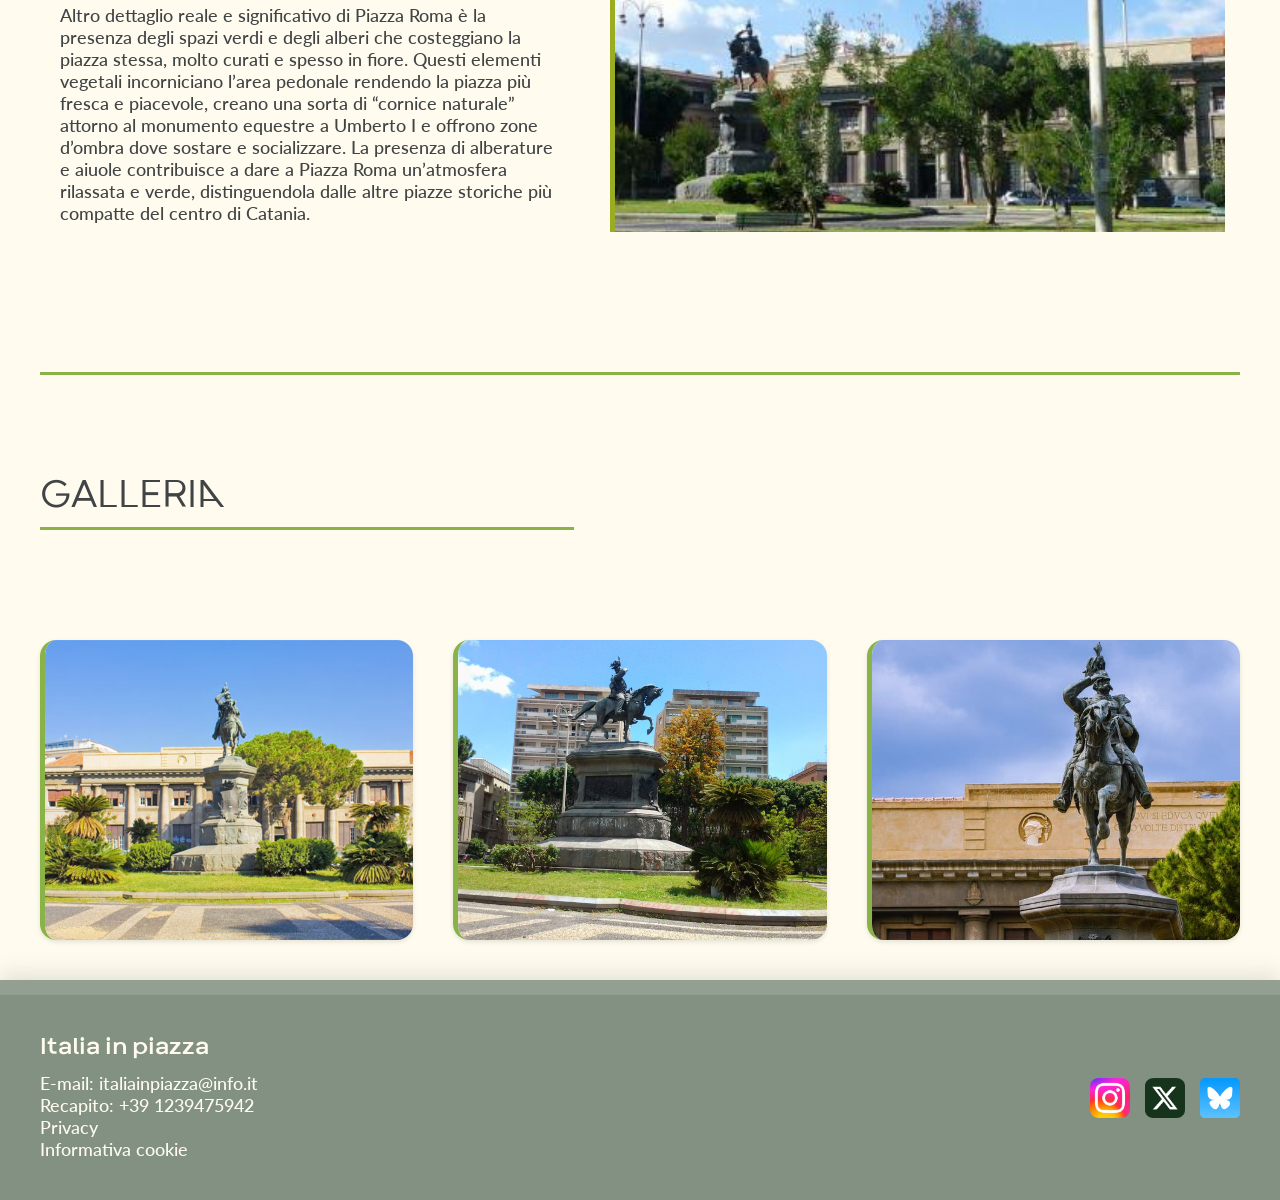
<file: piazza2.html>
<!DOCTYPE html>
<html lang="it">
<head>
  <meta charset="UTF-8">
  <meta name="viewport" content="width=device-width, initial-scale=1.0">
  <title>Italia in piazza</title>
  <link rel="stylesheet" href="css/style.css">
</head>

<body>

<header class="header">
  <div class="container header-content">
    <div class="logo" onclick="window.open('index.html','_self')">
      <img class="logo-img" src="img/logo.png" alt="logo">
      <h2>Italia in piazza</h2>
    </div>
    <nav class="nav">
      <a href="listaPiazze.html">Lista piazze</a>
      <a href="attivita.html">Attività</a>
      <a href="informazioni.html">Informazioni</a>
    </nav>
  </div>
</header>

<section class="hero" style="background: url('img/PzzRomaCT/roma_3.jpg') center/cover">
  <div class="hero-overlay">
    <h1>Piazza Roma</h1>
    <h4>Catania</h4>
  </div>
</section>

<section class="container">
  <div class="section-header">
    <h2> Presentazione</h2>
  </div>

  <div id="myModal" class="modal">
    <div class="modal-content">
      <span class="close">&times;</span>
      <img id="imgMostra" src="img/PzzArchimedeSR/archimede_1.jpg" alt="">
    </div>
  </div>


  <div class="colonne">
    <h4>
      La Piazza Roma è una delle piazze più eleganti e panoramiche di Catania, situata proprio davanti all’ingresso principale del grande giardino pubblico della città, il Giardino Bellini (detto anche Villa Bellini). La piazza rappresenta un importante punto di accesso al parco e si distingue per la sua ampia scalinata monumentale che conduce all’interno del giardino. Circondata da edifici storici e affacciata su una delle zone più verdi della città, Piazza Roma è un luogo molto frequentato da cittadini e turisti, sia come punto di ritrovo sia come ingresso a uno degli spazi pubblici più importanti e suggestivi di Catania.    </h4>
    <table>
      <tr>
        <th>Quartiere</th>
        <td>Centro Storico</td>
      </tr>
      <tr>
        <th>Costruzione</th>
        <td>XIX Secolo</td>
      </tr>
      <tr>
        <th>Metratura</th>
        <td>Diametro 80 metri</td>
      </tr>
      <tr>
        <th>Forma</th>
        <td>Rettangolare allungata</td>
      </tr>
      <tr>
        <th>Tipologia</th>
        <td>Piazza urbana e di traffico</td>
      </tr>
    </table>
  </div>


  <div class="linea"></div>

  <section class="attivita container">
    <div class="attivita-text">
      <h2 style="border: none">La Statua</h2>
      <h4>Un dettaglio caratteristico della Piazza Roma è il monumento equestre a
        Umberto I di Savoia, situato al centro della piazza su un alto basamento.
        La statua raffigura il re d’Italia a cavallo e funge da punto focale della
        piazza, circondato da aiuole e spazi aperti che ne valorizzano la visibilità.
        Questo elemento conferisce alla piazza un forte valore storico e scenografico,
        trasformandola non solo in un luogo di passaggio, ma anche in uno spazio
        di memoria e incontro per cittadini e turisti.
      </h4>
    </div>
    <div class="attivita-img">
      <img class="imgMod" src="img/PzzRomaCT/roma_1.jpg" alt="">
    </div>
  </section>
  <section class="attivita container">
  <div class="attivita-text">
    <h2 style="border: none">Il verde</h2>
    <h4>Altro dettaglio reale e significativo di Piazza Roma è la
      presenza degli spazi verdi e degli alberi che costeggiano la
      piazza stessa, molto curati e spesso in fiore. Questi elementi
      vegetali incorniciano l’area pedonale rendendo la piazza più
      fresca e piacevole, creano una sorta di “cornice naturale”
      attorno al monumento equestre a Umberto I e offrono zone d’ombra
      dove sostare e socializzare. La presenza di alberature e aiuole
      contribuisce a dare a Piazza Roma un’atmosfera rilassata e verde,
      distinguendola dalle altre piazze storiche più compatte del centro di Catania.
    </h4>
  </div>
  <div class="attivita-img">
    <img class="imgMod" src="img/PzzRomaCT/roma_2.jpg" alt="">
  </div>
</section>

  <div class="linea"></div>

  <div class="section-header">
    <h2>Galleria</h2>
  </div>
  <div class="cards">
    <div class="card">
      <img class="imgMod" src="img/PzzRomaCT/roma_3.jpg" alt="piazza">
    </div>

    <div class="card">
      <img class="imgMod" src="img/PzzRomaCT/roma_4.png" alt="piazza">
    </div>

    <div class="card">
      <img class="imgMod" src="img/PzzRomaCT/roma_5.jpg" alt="piazza">
    </div>
  </div>
</section>

<footer class="footer">
  <div class="container footer-content">
    <div class="footer-info">
      <h3>Italia in piazza</h3>
      <h4>E-mail: italiainpiazza@info.it</h4>
      <h4>Recapito: +39 1239475942</h4>
      <h4>Privacy</h4>
      <h4>Informativa cookie</h4>
    </div>
    <div class="footer-social">
      <div class="social">
        <img onclick="window.open('https://www.instagram.com/')" src="img/icona 1.png"/>
      </div>
      <div class="social">
        <img onclick="window.open('https://x.com/')" src="img/icona 2.png"/>
      </div>
      <div class="social">
        <img onclick="window.open('https://bsky.app/')" src="img/icona 3.png" height="1096" width="1103"/>
      </div>
    </div>
  </div>
</footer>

<script>
  var modal = document.getElementById("myModal");

  var imgs = document.getElementsByClassName("imgMod");

  var span = document.getElementsByClassName("close")[0];

  for (var i = 0; i < imgs.length; i++) {
    var vetImg = imgs[i];
    vetImg.onclick = function() {
      modal.style.display = "block";
      document.getElementById("imgMostra").src = this.src;
    }
  }

  span.onclick = function() {
    modal.style.display = "none";
  }

  window.onclick = function(event) {
    if (event.target == modal) {
      modal.style.display = "none";
    }
  }
</script>

</body>
</html>
</file>
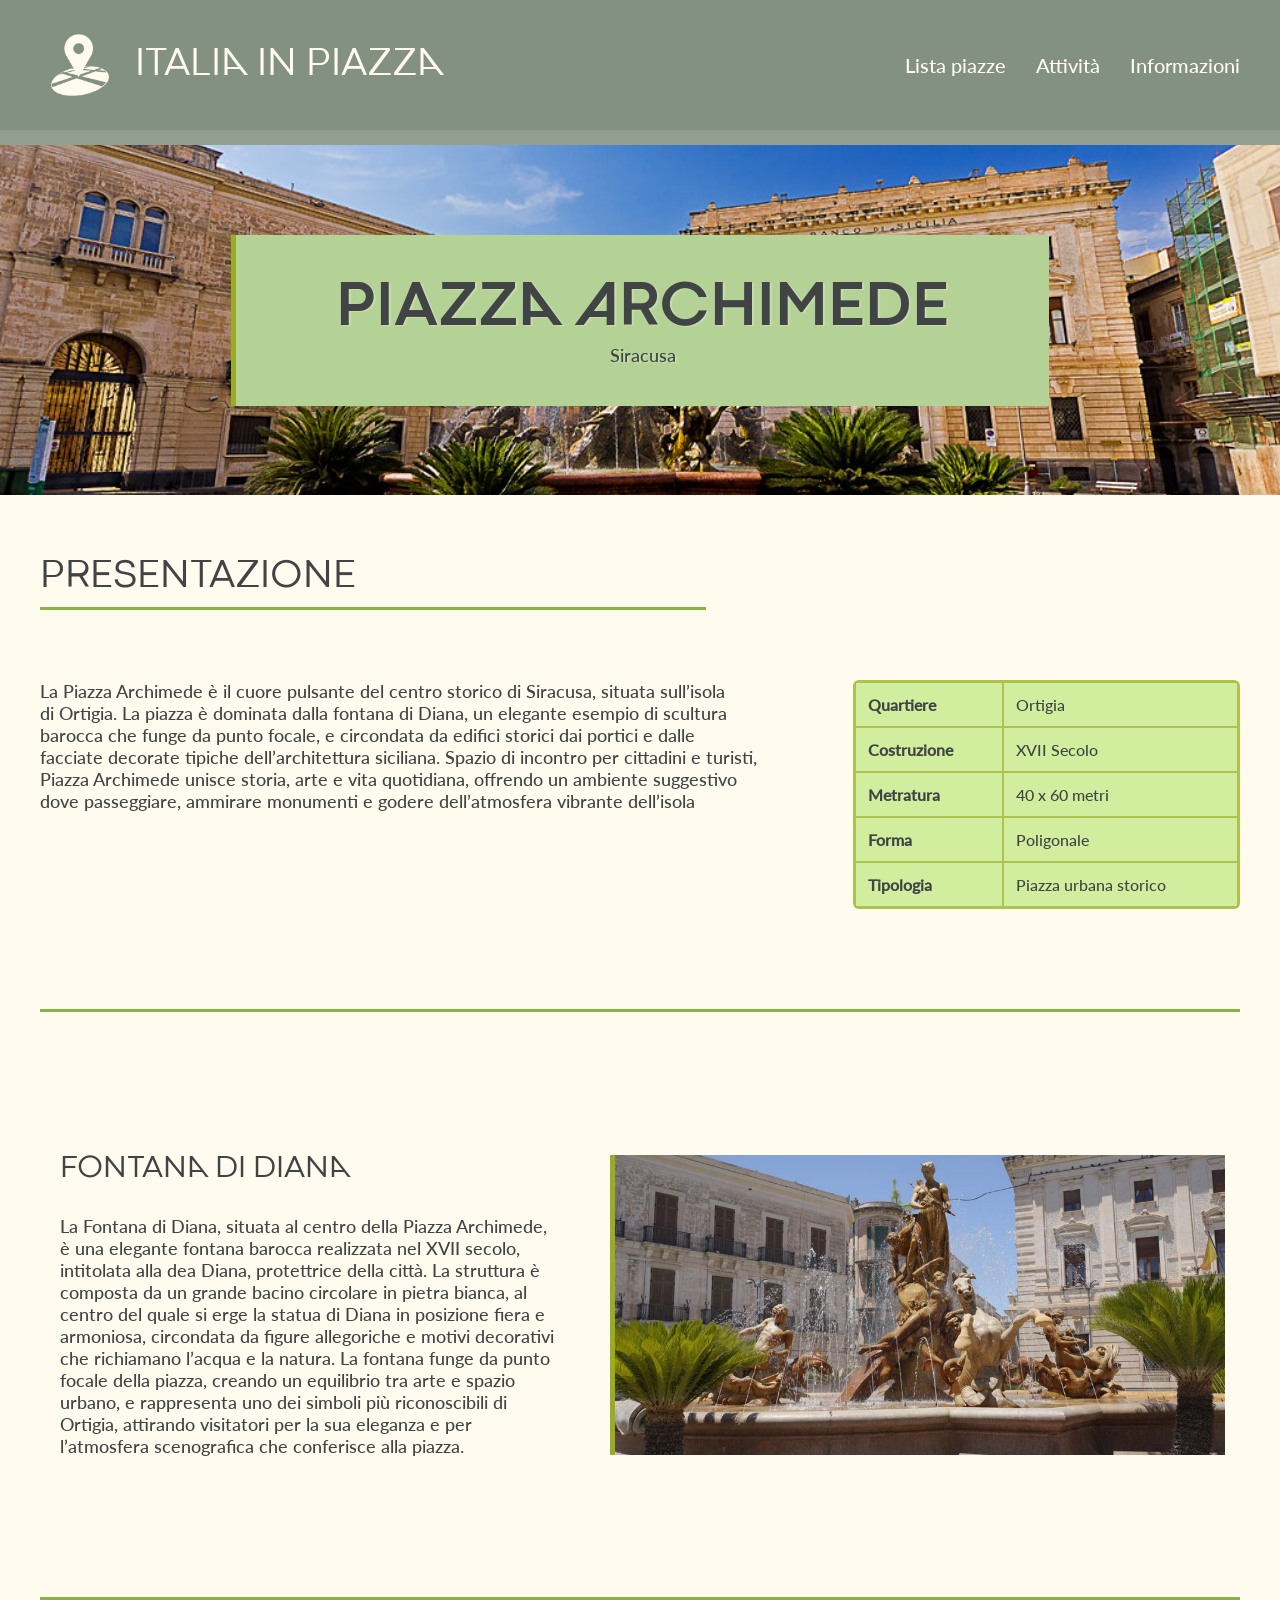
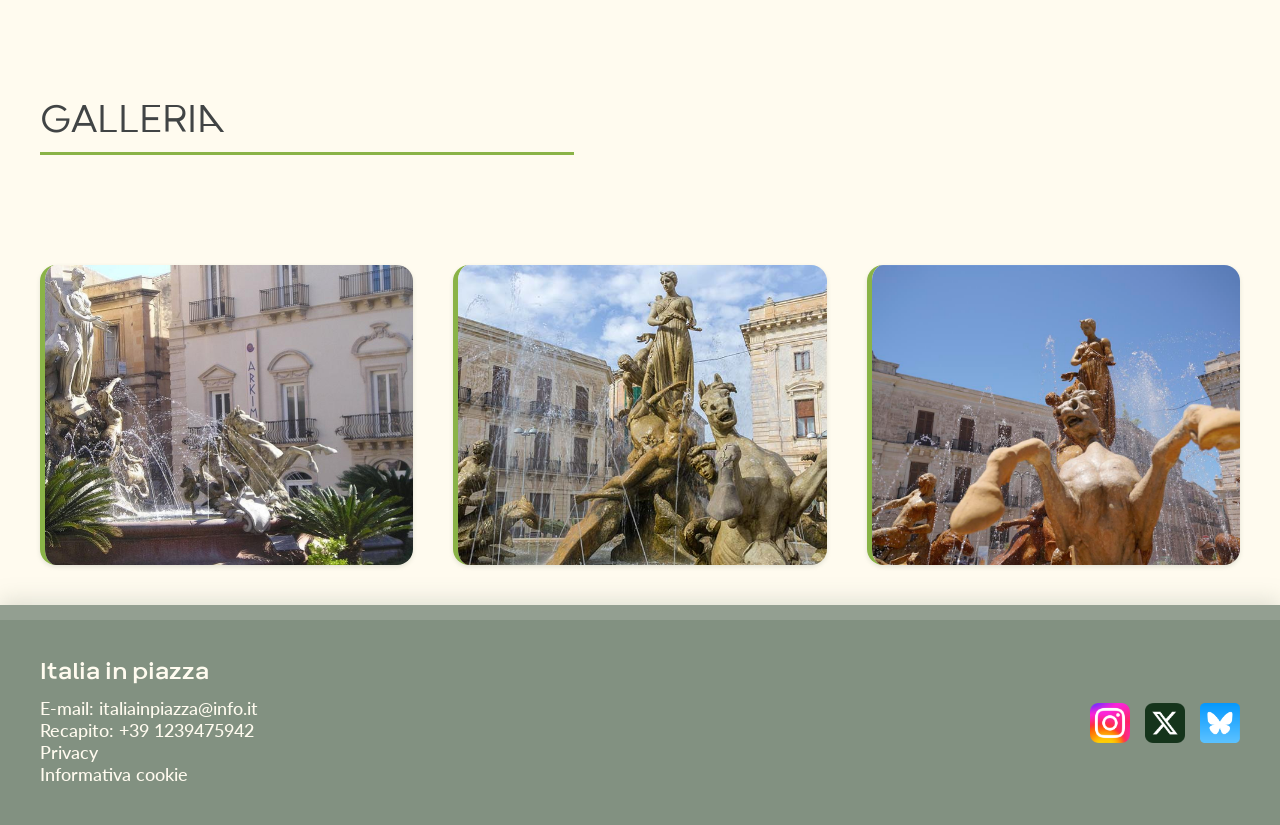
<file: piazza3.html>
<!DOCTYPE html>
<html lang="it">
<head>
  <meta charset="UTF-8">
  <meta name="viewport" content="width=device-width, initial-scale=1.0">
  <title>Italia in piazza</title>
  <link rel="stylesheet" href="css/style.css">
</head>

<body>

<header class="header">
  <div class="container header-content">
    <div class="logo" onclick="window.open('index.html','_self')">
      <img class="logo-img" src="img/logo.png" alt="logo">
      <h2>Italia in piazza</h2>
    </div>
    <nav class="nav">
      <a href="listaPiazze.html">Lista piazze</a>
      <a href="attivita.html">Attività</a>
      <a href="informazioni.html">Informazioni</a>
    </nav>
  </div>
</header>

<section class="hero" style="background: url('img/PzzArchimedeSR/archimede_2.jpg') center/cover">
  <div class="hero-overlay">
    <h1>Piazza Archimede</h1>
    <h4>Siracusa</h4>
  </div>
</section>

<section class="container">
  <div class="section-header">
    <h2> Presentazione</h2>
  </div>

  <div id="myModal" class="modal">
    <div class="modal-content">
      <span class="close">&times;</span>
      <img id="imgMostra" src="img/PzzArchimedeSR/archimede_1.jpg" alt="">
    </div>
  </div>


  <div class="colonne">
    <h4>
      La Piazza Archimede è il cuore pulsante del centro storico di Siracusa, situata sull’isola di Ortigia. La piazza è dominata dalla fontana di Diana, un elegante esempio di scultura barocca che funge da punto focale, e circondata da edifici storici dai portici e dalle facciate decorate tipiche dell’architettura siciliana. Spazio di incontro per cittadini e turisti, Piazza Archimede unisce storia, arte e vita quotidiana, offrendo un ambiente suggestivo dove passeggiare, ammirare monumenti e godere dell’atmosfera vibrante dell’isola
    </h4>
    <table>
      <tr>
        <th>Quartiere</th>
        <td>Ortigia</td>
      </tr>
      <tr>
        <th>Costruzione</th>
        <td>XVII Secolo</td>
      </tr>
      <tr>
        <th>Metratura</th>
        <td>40 x 60 metri</td>
      </tr>
      <tr>
        <th>Forma</th>
        <td>Poligonale</td>
      </tr>
      <tr>
        <th>Tipologia</th>
        <td>Piazza urbana storico</td>
      </tr>
    </table>
  </div>


  <div class="linea"></div>

  <section class="attivita container">
    <div class="attivita-text">
      <h2 style="border: none">Fontana Di Diana</h2>
      <h4>
        La Fontana di Diana, situata al centro della Piazza Archimede, è
        una elegante fontana barocca realizzata nel XVII secolo, intitolata alla
        dea Diana, protettrice della città. La struttura è composta da un grande
        bacino circolare in pietra bianca, al centro del quale si erge la statua di Diana
        in posizione fiera e armoniosa, circondata da figure allegoriche e motivi decorativi
        che richiamano l’acqua e la natura. La fontana funge da punto focale della piazza,
        creando un equilibrio tra arte e spazio urbano, e rappresenta uno dei simboli più
        riconoscibili di Ortigia, attirando visitatori per la sua eleganza e per l’atmosfera
        scenografica che conferisce alla piazza.
      </h4>
    </div>
    <div class="attivita-img">
      <img class="imgMod" src="img/PzzArchimedeSR/archimede_4.jpg" alt="">
    </div>
  </section>

  <div class="linea"></div>

  <div class="section-header">
    <h2>Galleria</h2>
  </div>
  <div class="cards">
    <div class="card">
      <img class="imgMod" src="img/PzzArchimedeSR/archimede_1.jpg" alt="piazza">
    </div>

    <div class="card">
      <img class="imgMod" src="img/PzzArchimedeSR/archimede_3.jpg" alt="piazza">
    </div>

    <div class="card">
      <img class="imgMod" src="img/PzzArchimedeSR/archimede_5.jpg" alt="piazza">
    </div>
  </div>
</section>

<footer class="footer">
  <div class="container footer-content">
    <div class="footer-info">
      <h3>Italia in piazza</h3>
      <h4>E-mail: italiainpiazza@info.it</h4>
      <h4>Recapito: +39 1239475942</h4>
      <h4>Privacy</h4>
      <h4>Informativa cookie</h4>
    </div>
    <div class="footer-social">
      <div class="social">
        <img onclick="window.open('https://www.instagram.com/')" src="img/icona 1.png"/>
      </div>
      <div class="social">
        <img onclick="window.open('https://x.com/')" src="img/icona 2.png"/>
      </div>
      <div class="social">
        <img onclick="window.open('https://bsky.app/')" src="img/icona 3.png" height="1096" width="1103"/>
      </div>
    </div>
  </div>
</footer>

<script>
  var modal = document.getElementById("myModal");

  var imgs = document.getElementsByClassName("imgMod");

  var span = document.getElementsByClassName("close")[0];

  for (var i = 0; i < imgs.length; i++) {
    var vetImg = imgs[i];
    vetImg.onclick = function() {
      modal.style.display = "block";
      document.getElementById("imgMostra").src = this.src;
    }
  }

  span.onclick = function() {
    modal.style.display = "none";
  }

  window.onclick = function(event) {
    if (event.target == modal) {
      modal.style.display = "none";
    }
  }
</script>

</body>
</html>
</file>
<file: css/style.css>
* {
  margin: 0;
  padding: 0;
}
/*TROVARE FONT WEB SAFE*/
@font-face {
  font-family: fontTit;
  src: url(../font/Codec-Cold-Bold-trial.ttf);
}

@font-face {
  font-family: fontTitPar;
  src: url(../font/Codec-Cold-News-trial.ttf);
}

@font-face {
  font-family: fontTxtPar;
  src: url(../font/Lato-Medium.ttf);
}

@font-face {
  font-family: fontTxtParBold;
  src: url(../font/Codec-Warm-Bold-trial.ttf);
}

body {
  font-family: fontTxtPar;
  background: #fffbef;
  color: #414445;
}

h1 {
  font-family: fontTit;
  text-transform: uppercase;
  font-size: 64px;
  font-weight: normal;
}

h2 {
  font-family: fontTitPar;
  text-transform: uppercase;
  font-size: 40px;
  font-weight: normal;
}

h3 {
  font-family: fontTxtParBold;
  font-size: 24px;
  font-weight: normal;
  padding-bottom: 10px;
}


h4 {
  font-family: fontTxtPar;
  font-size: 18px;
  font-weight: normal;
  line-height: 22px;
  text-wrap: balance;
}

.header {
  background: #829181;
  color: #fffbef;
  border-bottom: 15px solid #939f91;
  box-shadow: 0 5px 20px rgba(130, 145, 129, 0.25);
}

.header-content {
  display: flex;
  justify-content: space-between;
  align-items: center;
  padding: 20px;
}

.logo {
  display: flex;
  align-items: center;
  gap: 15px;
  width: 500px;
  height: 50px;
}

.logo:hover {
  text-decoration: underline;
  text-underline-offset: 5px;
}

.logo:hover .logo-img{
  transition: all .4s ease;
  -webkit-transition: all .4s ease;
  width: 79px;
  height: 79px;
}

.logo-img {
  transition: all .4s ease;
  -webkit-transition: all .4s ease;
  width: 80px;
  height: 80px;
}

.nav {
  display: flex;
  gap: 30px;
}

.nav a {
  font-family: fontTxtPar;
  font-size: 20px;
  text-decoration: none;
  color: #fffbef;
}

.nav a:hover {
  text-decoration: underline;
  text-underline-offset: 5px;
}

.nav #selezionato{
  text-decoration: underline;
  text-underline-offset: 5px;
}

.container {
  max-width: 1200px;
  margin: auto;
  padding: 40px 20px;
}

.hero {
  height: 350px;
  display: flex;
  align-items: center;
  justify-content: center;
  text-shadow: rgba(255, 251, 239, 0.27) 2px 1px 1px;
}

.hero-overlay {
  background: rgb(180, 210, 150);
  padding: 40px 100px;
  border-left: 5px solid #9aac22;
  text-align: center;
}

.hero h3 {
  margin-top: 5px;
}

.section-header {
  margin-top: 20px;
  display: flex;
  justify-content: space-between;
  align-items: center;
  margin-bottom: 70px;
}

.section-header h2 {
  border-bottom: 3px solid #8ab347;
  padding-bottom: 8px;
  padding-right: 350px;
}

.btn {
  background: rgb(209, 238, 158);
  border: none;
  border-left: 5px solid #9aac22;
  padding: 15px 25px;
  cursor: pointer;
  font-family: fontTxtParBold;
  font-size: 15px;
}

.btn:hover {
  background: rgba(209, 238, 158, 0.77);
}

.piazza {
  display: flex;
  gap: 40px;
  margin-bottom: 50px;
  align-items: center;
  color: #4f5151;
}

.piazza h3 {
  border-left: 5px solid #9aac22;
  padding-left: 15px;
  margin-bottom: 10px;
}

.piazza h3:hover {
  text-decoration: underline;
  text-underline-offset: 5px;
  cursor: pointer;
}

.piazza-text {
  flex: 1;
  max-width: 500px;
}

.city {
  font-size: 20px;
  margin-bottom: 8px;
}

.piazza-img {
  transition: all .2s ease;
  -webkit-transition: all .2s ease;
  flex: 1;
  border-left: 5px solid #9aac22;
  cursor: pointer;
}

.piazza-img:hover {
  transition: all .2s ease;
  -webkit-transition: all .2s ease;
  opacity: 80%;
}

.piazza-img img {
  width: 100%;
  display: flex;
  height: 200px;
  object-fit: cover;
}

.modal {
  display: none;
  position: fixed;
  z-index: 1;
  padding-top: 5vh;
  left: 0;
  top: 0;
  width: 100%;
  height: 100%;
  overflow: auto; /* Enable scroll if needed */
  background-color: rgb(0,0,0); /* Fallback color */
  background-color: rgba(0,0,0,0.4); /* Black w/ opacity */
}

.modal-content {
  display: flex;
  flex-direction: column;
  position: relative;
  padding: 10px 10px 0 10px;
  max-width: 1200px;
  max-height: 800px;
  margin: auto;
  width: 60vw;
  height: 80vh;
  -webkit-animation-name: animatetop;
  -webkit-animation-duration: 0.4s;
  animation-name: animatetop;
  animation-duration: 0.4s;
  background-color: #fffbef;
}

.modal-content img {
  margin-top: auto;
  margin-bottom: 1%;
  object-fit: contain;
  width: 100%;
  height: 100%;
}

.close {
  color: #aecc77;
  font-size: 60px;
  font-weight: bold;
  text-align: right;
}

.close:hover,
.close:focus {
  color: #9aac22;
  cursor: pointer;
}

.search-container {
  color: #414445;
  display: flex;
}

.search-container form {
  display: flex;
  width: 100%;
}

.search-container select {
  padding: 10px;
  background: rgb(209, 238, 158);
  font-size: 16px;
  color: #414445;
  border: none;
  border-right: 3px solid #9aac22;
  cursor: pointer;
}

.search-container input[type=text] {
  flex: 1;
  min-width: 0;
  padding: 10px;
  margin-left: -4px;
  font-size: 16px;
  border: none;
  font-family: fontTxtPar ;
  color: #414445;
  background-color: #eff4e6;
}

.search-container button {
  transition: all .2s ease;
  -webkit-transition: all .2s ease;
  float: right;
  padding: 5px;
  border: none;
  border-left: 3px solid #9aac22;
  background: rgb(209, 238, 158);
  font-size: 17px;
  cursor: pointer;
}

.search-container button:hover {
  transition: all .2s ease;
  -webkit-transition: all .2s ease;
  background: rgba(209, 238, 158, 0.77);
}

.search-container img{
  width: 30px;
  height: 30px;
  display: block;
  margin-left: auto;
  margin-right: auto;
}

/* Add Animation */
@-webkit-keyframes animatetop {
  from {top:-300px; opacity:0}
  to {top:0; opacity:1}
}

@keyframes animatetop {
  from {top:-300px; opacity:0}
  to {top:0; opacity:1}
}

.banner img {
  width: 100%;
  display: block;
  height: 300px;
  object-fit: cover;
}

.attivita {
  display: flex;
  gap: 50px;
  align-items: center;
}

.attivita-text {
  flex: 1;
  max-width: 500px;
}

.attivita-text h2 {
  font-size: 32px;
  border-bottom: 3px solid #8ab347;
  padding-bottom: 8px;
  margin-bottom: 20px;
}

.attivita-text ul {
  margin: 20px 0 20px 20px;
  line-height: 2;
}

.attivita-img {
  transition: all .2s ease;
  -webkit-transition: all .2s ease;
  flex: 1;
}

.attivita-img img {
  width: 100%;
  display: block;
  height: 300px;
  object-fit: cover;
  border-left: 5px solid #9aac22;
}

.attivita-img:hover {
  transition: all .2s ease;
  -webkit-transition: all .2s ease;
  opacity: 80%;
}

.footer {
  background: #829181;
  color: #fffbef;
  border-top: 15px solid #939f91;
  box-shadow: 0 -5px 20px rgba(130, 145, 129, 0.25);
}

.footer-content {
  display: flex;
  justify-content: space-between;
  align-items: center;
}

.footer-social {
  display: flex;
  gap: 15px;
}

.social {
  transition: all .4s ease;
  -webkit-transition: all .4s ease;
  width: 40px;
  height: 40px;
  border-radius: 8px;
  cursor: pointer;
}

.social img {
  width: 100%;
  height: 100%;
  mix-blend-mode: overlay;
}

.social:hover {
  transition: all .4s ease;
  -webkit-transition: all .4s ease;
  width: 38px;
  height: 38px;
}

.colonne{
  display:grid;
  gap:40px;
  grid-template-columns: 2fr 1fr;
}

.cards{
  display:flex;
  gap:40px;
  justify-content:space-between;
}

.card{
  border-radius:16px;
  overflow:hidden;
  border-left:5px solid #8ab347;
  flex:1;
  margin-top:40px;
  box-shadow: 0 2px 4px rgba(130, 145, 129, 0.22);
  transition: all .2s ease;
  -webkit-transition: all .2s ease;
  cursor: pointer;
}

.card:hover{
  box-shadow: 0 10px rgba(130, 145, 129, 0.8);
  transition: all .2s ease;
  -webkit-transition: all .2s ease;
  opacity: 80%;
}

.card img{
  width: 100%;
  display: flex;
  height: 300px;
  object-fit: cover;
}

.bloccoAtt{
  margin: 100px 0 100px 0;
}

.linea {
  border-bottom: 3px solid #8ab347;
  margin: 100px 0 100px 0;
}

table {
  width: 100%;
  max-width: 500px;
  background: rgb(209, 238, 158);
  border-collapse:separate;
  border: 2px solid rgba(154, 172, 34, 0.65);
  border-radius:6px;
  border-spacing: 0
}

td, th {
  text-align: left;
  border-collapse:separate;
  border: 1px solid rgba(154, 172, 34, 0.65);
  padding: 12px;
}

@media (max-width: 900px) {
  .header-content {
    flex-direction: column;
    gap: 20px;
  }

  .section-header {
    gap: 15px;
    align-items: flex-start;
    flex-direction: column;
  }

  .section-header h2 {
    padding-right: 20%;
  }

  .nav {
    flex-direction: column;
    align-items: center;
    gap: 10px;
  }

  .piazza {
    flex-direction: column;
  }

  .piazza-img img {
    width: 70vw;
  }

  .attivita {
    flex-direction: column;
  }

  .attivita-img img {
    width: 70vw;
  }

  .colonne {
    flex-direction: column;
  }

  .cards{
    gap: 0;
    flex-direction: column;
  }

  table{
    max-width: 100%;
  }

}
</file>
